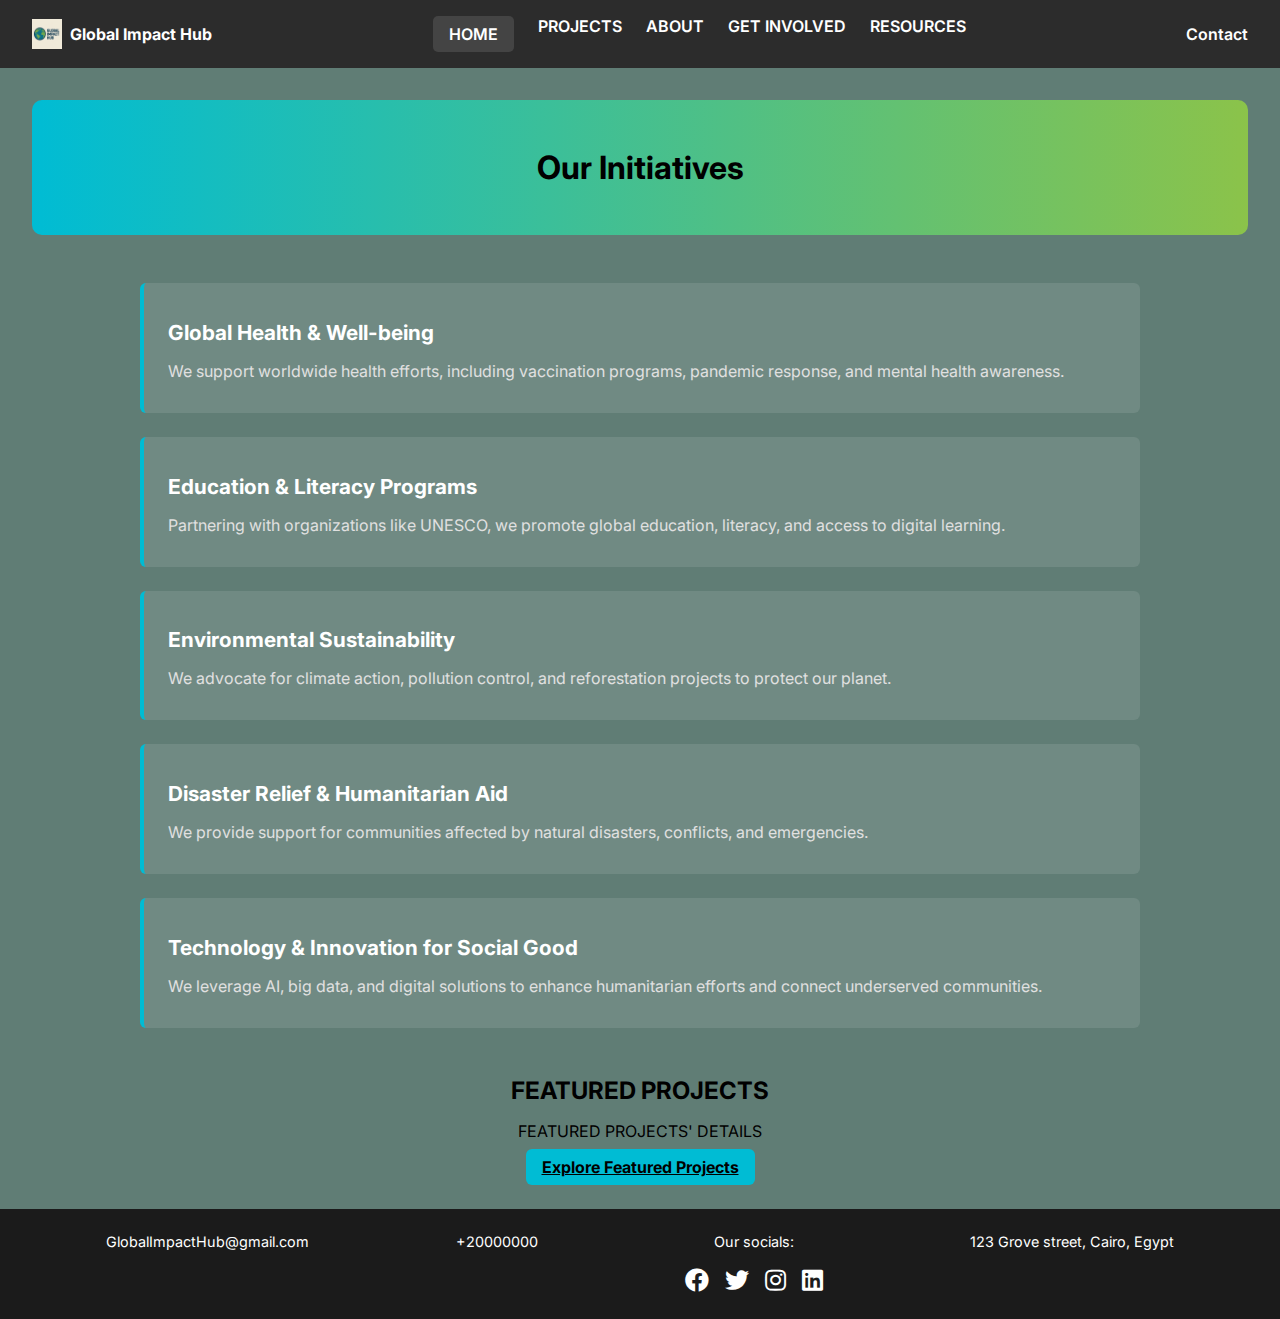
<file: index.html>
<!DOCTYPE html>
<html lang="en">
<head>
  <meta charset="UTF-8">
  <link rel="stylesheet" href="https://cdnjs.cloudflare.com/ajax/libs/font-awesome/5.15.4/css/all.min.css">
  <title>Global Impact Hub</title>
  <link href="https://fonts.googleapis.com/css2?family=Inter:wght@400;600;700&ampdisplay=swap" rel="stylesheet">
  <link rel="stylesheet" href="styling.css">
</head>
<body>
  <header>
    <div class="logo">
      <img src="images/logo.png" alt="Logo">
      <span><strong>Global Impact Hub</strong></span>
    </div>
    <nav>
      <a class="home-btn" href="#">HOME</a>
      <a href="projects.html">PROJECTS</a>
      <a href="about.html">ABOUT</a>
      <a href="dono.html">GET INVOLVED</a>
      <a href="resources.html">RESOURCES</a>
    </nav>
    <a href="contact.html" class="contact-btn">Contact</a>
    
  </header>

  <div class="main-content">
    <div class="banner">
        Our Initiatives
    </div>

    <div class="initiatives">
     <!--  <h2>Our Initiatives</h2>
    -->
      <div class="initiative">
        <h3>Global Health &amp; Well-being</h3>
        <p>We support worldwide health efforts, including vaccination programs, pandemic response, and mental health awareness.</p>
      </div>

      <div class="initiative">
        <h3>Education &amp; Literacy Programs</h3>
        <p>Partnering with organizations like UNESCO, we promote global education, literacy, and access to digital learning.</p>
      </div>

      <div class="initiative">
        <h3>Environmental Sustainability</h3>
        <p>We advocate for climate action, pollution control, and reforestation projects to protect our planet.</p>
      </div>

      <div class="initiative">
        <h3>Disaster Relief &amp; Humanitarian Aid</h3>
        <p>We provide support for communities affected by natural disasters, conflicts, and emergencies.</p>
      </div>

      <div class="initiative">
        <h3>Technology &amp; Innovation for Social Good</h3>
        <p>We leverage AI, big data, and digital solutions to enhance humanitarian efforts and connect underserved communities.</p>
      </div>
    </div>

    <div class="projects-section">
      <h2>FEATURED PROJECTS</h2>
      <p>FEATURED PROJECTS' DETAILS</p>
      <a class="view-btn" href="featured-projects.html">Explore Featured Projects</a>
    </div>
  </div>

  <footer>
    <div><a href="mailto:GlobalImpactHub@gmail.com">GlobalImpactHub@gmail.com</a></div>
    <div>+20000000</div>
    <div>Our socials: <div class="social-links">
      <a href="https://www.facebook.com" target="_blank" class="social-icon facebook">
        <i class="fab fa-facebook"></i>
      </a>
      <a href="https://www.twitter.com" target="_blank" class="social-icon twitter">
        <i class="fab fa-twitter"></i>
      </a>
      <a href="https://www.instagram.com" target="_blank" class="social-icon instagram">
        <i class="fab fa-instagram"></i>
      </a>
      <a href="https://www.linkedin.com" target="_blank" class="social-icon linkedin">
        <i class="fab fa-linkedin"></i>
      </a>
    </div></div>
    <div>123 Grove street, Cairo, Egypt</div>
   
  </footer>
</body>
</html>
</file>
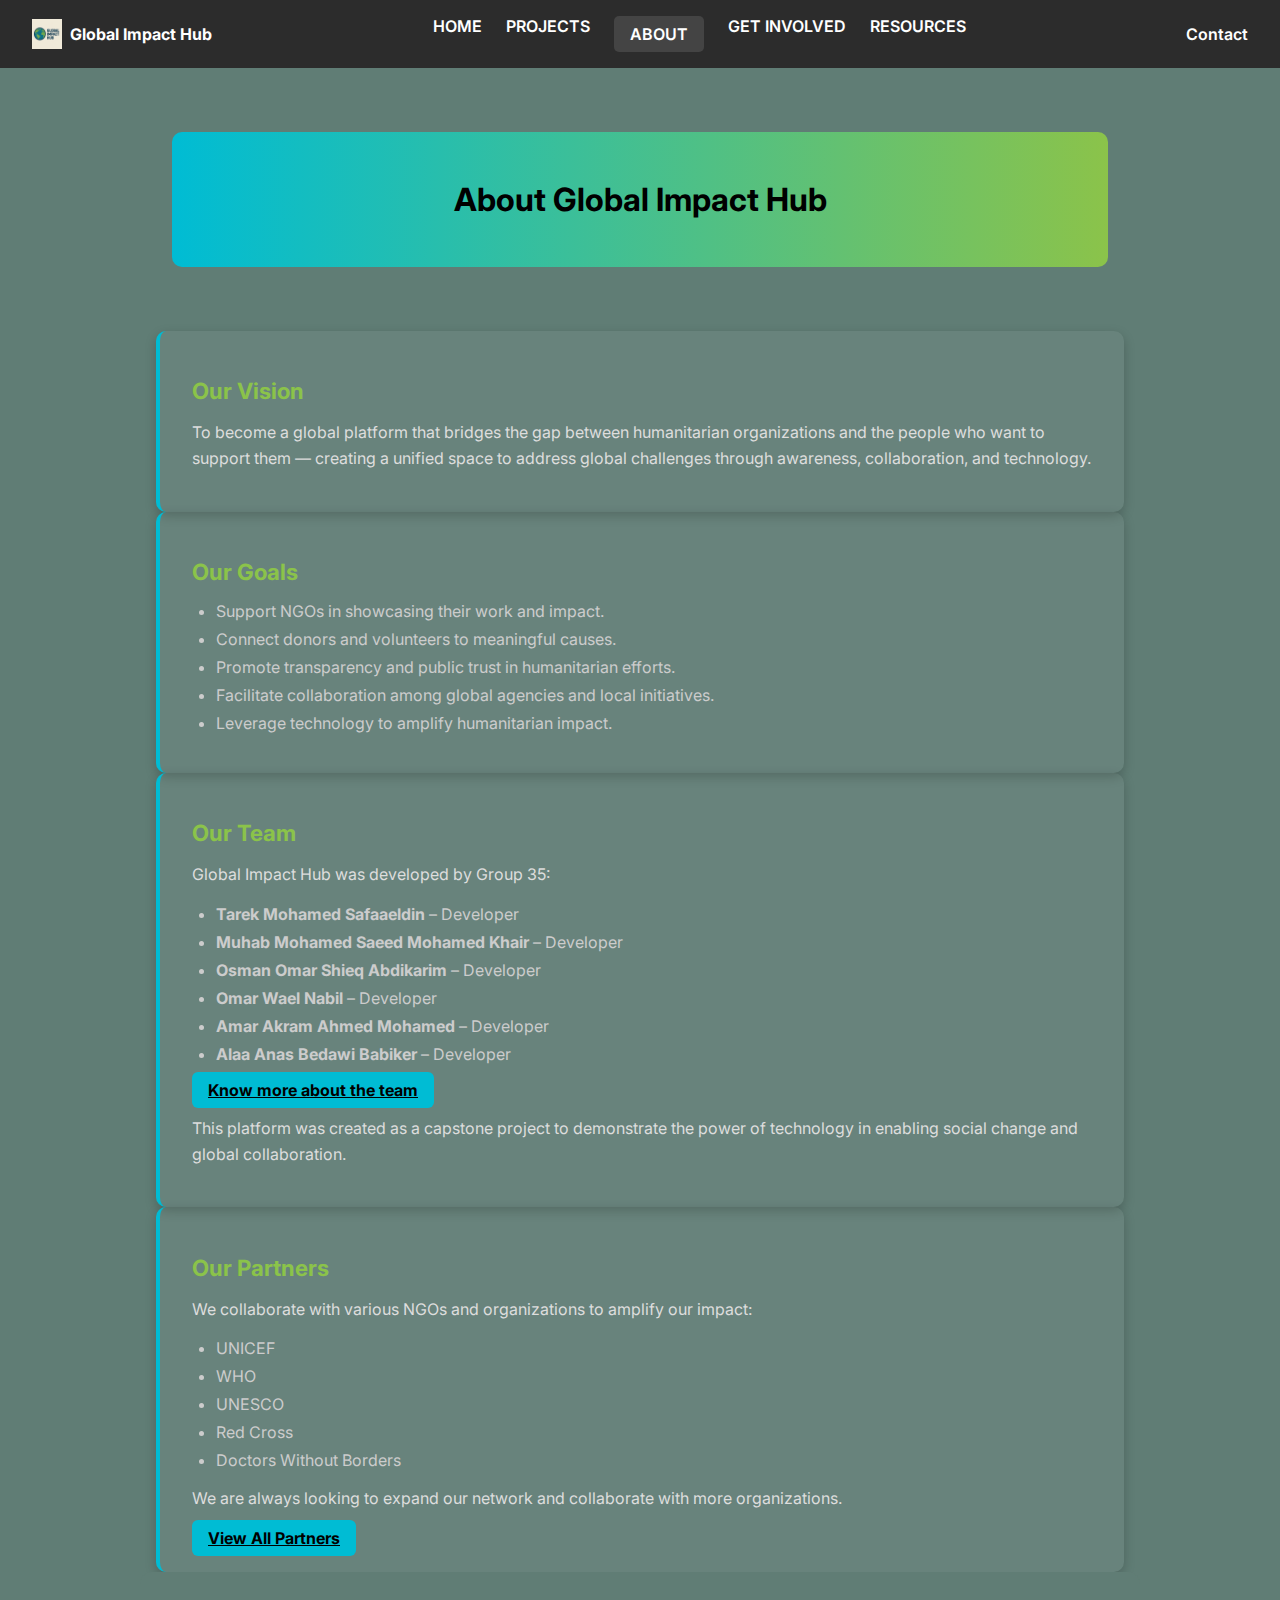
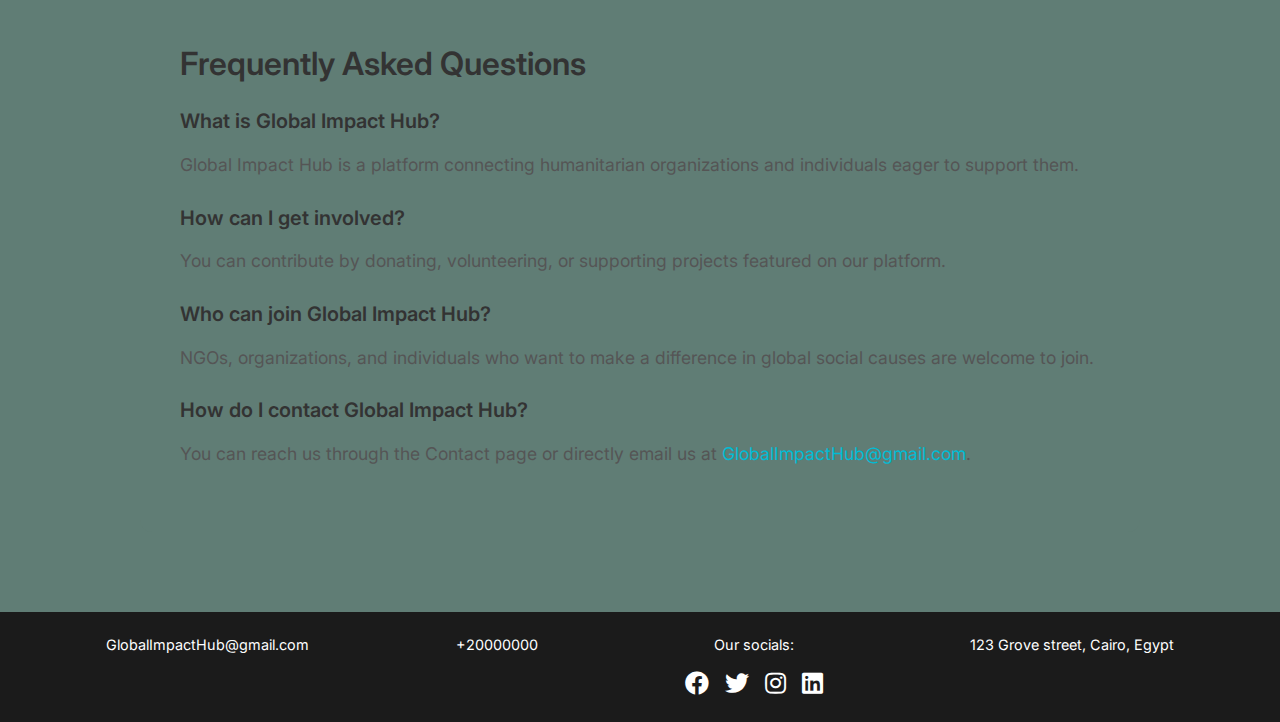
<file: about.html>
<!DOCTYPE html>
<html lang="en">
<head>
  <link rel="stylesheet" href="https://cdnjs.cloudflare.com/ajax/libs/font-awesome/5.15.4/css/all.min.css">
  <meta charset="UTF-8">
  <title>About Us - Global Impact Hub</title>
  <link href="https://fonts.googleapis.com/css2?family=Inter:wght@400;600;700&display=swap" rel="stylesheet">
  <link rel="stylesheet" href="styling.css">
</head>
<body>
  <header>
    <div class="logo">
      <img src="images/logo.png" alt="Logo">
      <span><strong>Global Impact Hub</strong></span>
    </div>
    <nav>
      <a href="index.html">HOME</a>
      <a href="projects.html">PROJECTS</a>
      <a class="home-btn" href="#">ABOUT</a>
      <a href="dono.html">GET INVOLVED</a>
      <a href="resources.html">RESOURCES</a>
    </nav>
    <a href="contact.html" class="contact-btn">Contact</a>
    
  </header>

 
  <div class="main-content about-page">
    <div class="main-content">
        <div class="banner">
            About Global Impact Hub
        </div>
    </div>
    <section class="about-section">
      <h3>Our Vision</h3>
      <p>
        To become a global platform that bridges the gap between humanitarian organizations
        and the people who want to support them — creating a unified space to address global
        challenges through awareness, collaboration, and technology.
      </p>
    </section>

    <section class="about-section">
      <h3>Our Goals</h3>
      <ul class="about-list">
        <li>Support NGOs in showcasing their work and impact.</li>
        <li>Connect donors and volunteers to meaningful causes.</li>
        <li>Promote transparency and public trust in humanitarian efforts.</li>
        <li>Facilitate collaboration among global agencies and local initiatives.</li>
        <li>Leverage technology to amplify humanitarian impact.</li>
      </ul>
    </section>

    <section class="about-section">
      <h3>Our Team</h3>
      <p>
        Global Impact Hub was developed by Group 35:
      </p>
      <ul class="about-list">
        <li><strong>Tarek Mohamed Safaaeldin</strong> – Developer</li>
        <li><strong>Muhab Mohamed Saeed Mohamed Khair</strong> – Developer</li>
        <li><strong>Osman Omar Shieq Abdikarim</strong> – Developer</li>
        <li><strong>Omar Wael Nabil</strong> – Developer</li>
        <li><strong>Amar Akram Ahmed Mohamed</strong> – Developer</li>
        <li><strong>Alaa Anas Bedawi Babiker</strong> – Developer</li>
      </ul>
      <a class="view-btn" href="Team.html">Know more about the team</a>      
      <div class="more-info">
        <p>We are a group of passionate developers and humanitarian advocates dedicated to making a difference in the world.</p>
        <p>Our diverse backgrounds and skills allow us to create innovative solutions for global challenges.</p>
      </div>
        <p>
        This platform was created as a capstone project to demonstrate the power of technology
        in enabling social change and global collaboration.
      </p>
    </section>
    <section class="partners-section">
      <h3>Our Partners</h3>
      <p>We collaborate with various NGOs and organizations to amplify our impact:</p>
      <ul class="partners-list">
        <li>UNICEF</li>
        <li>WHO</li>
        <li>UNESCO</li>
        <li>Red Cross</li>
        <li>Doctors Without Borders</li>
      </ul>
      <p>We are always looking to expand our network and collaborate with more organizations.</p>
      <a class="view-btn" href="partners.html">View All Partners</a>
    </section>

    <!-- FAQ Section -->
    <section class="faq-section">
      <h3>Frequently Asked Questions</h3>
      <div class="faq-item">
        <h4>What is Global Impact Hub?</h4>
        <p>Global Impact Hub is a platform connecting humanitarian organizations and individuals eager to support them.</p>
      </div>

      <div class="faq-item">
        <h4>How can I get involved?</h4>
        <p>You can contribute by donating, volunteering, or supporting projects featured on our platform.</p>
      </div>

      <div class="faq-item">
        <h4>Who can join Global Impact Hub?</h4>
        <p>NGOs, organizations, and individuals who want to make a difference in global social causes are welcome to join.</p>
      </div>

      <div class="faq-item">
        <h4>How do I contact Global Impact Hub?</h4>
        <p>You can reach us through the Contact page or directly email us at <a href="mailto:GlobalImpactHub@gmail.com">GlobalImpactHub@gmail.com</a>.</p>
      </div>
    </section>
  </div>

  <footer>
    <div><a href="mailto:GlobalImpactHub@gmail.com">GlobalImpactHub@gmail.com</a></div>
    <div>+20000000</div>
    <div>Our socials: <div class="social-links">
      <a href="https://www.facebook.com" target="_blank" class="social-icon facebook">
        <i class="fab fa-facebook"></i>
      </a>
      <a href="https://www.twitter.com" target="_blank" class="social-icon twitter">
        <i class="fab fa-twitter"></i>
      </a>
      <a href="https://www.instagram.com" target="_blank" class="social-icon instagram">
        <i class="fab fa-instagram"></i>
      </a>
      <a href="https://www.linkedin.com" target="_blank" class="social-icon linkedin">
        <i class="fab fa-linkedin"></i>
      </a>
    </div></div>
    <div>123 Grove street, Cairo, Egypt</div>
  </footer>
</body>
</html>
</file>
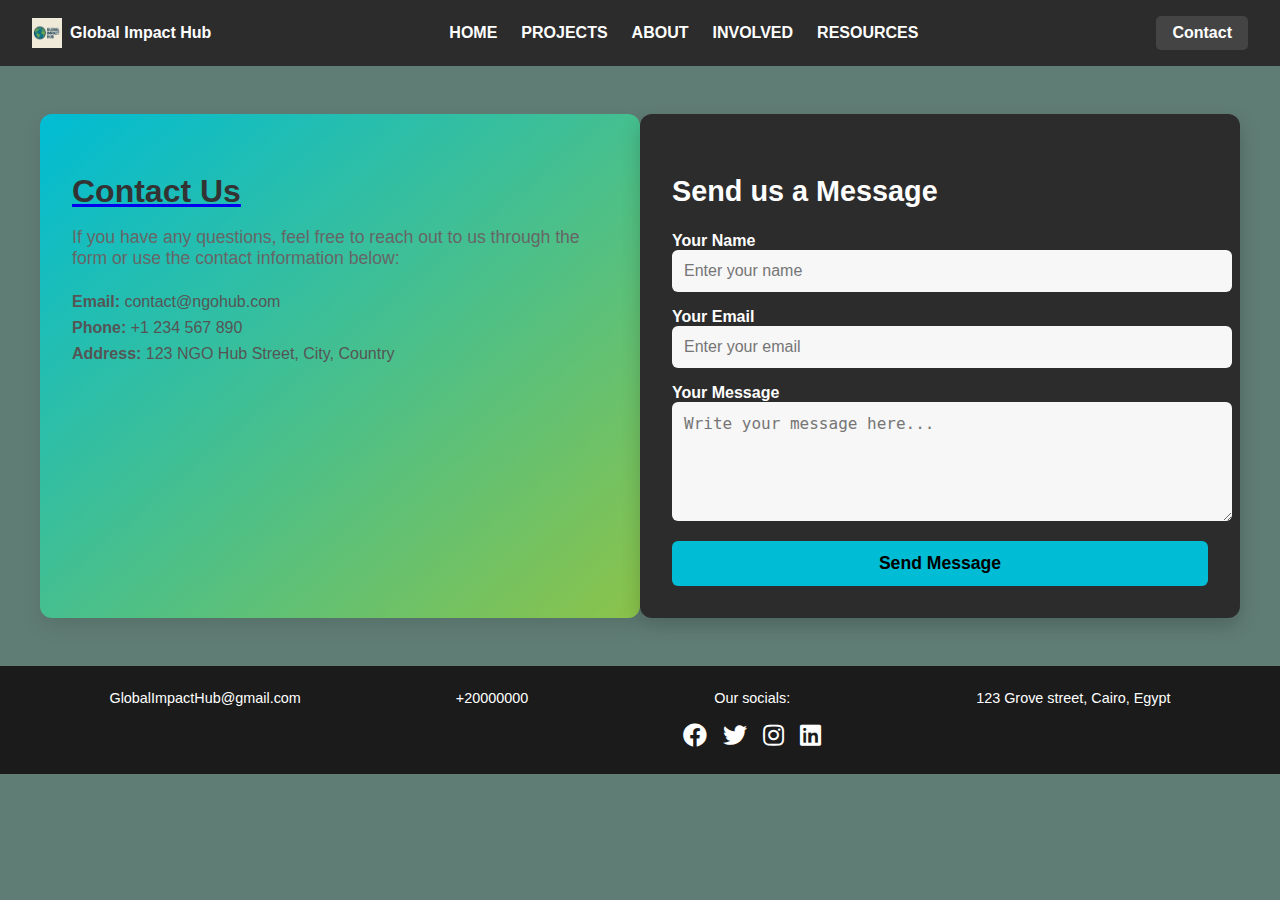
<file: contact.html>
<!DOCTYPE html>
<html lang="en">
<head>
    <link rel="stylesheet" href="https://cdnjs.cloudflare.com/ajax/libs/font-awesome/5.15.4/css/all.min.css">

  <meta charset="UTF-8">
  <meta name="viewport" content="width=device-width, initial-scale=1.0">
  <title>Contact Us</title>
  <link rel="stylesheet" href="styling.css">
</head>
<body>
  <header>
    <div class="logo">
      <img src="images/logo.png" alt="Logo">
      <span><strong>Global Impact Hub</strong></span>
    </div>
    <nav>
      <a href="index.html">HOME</a>
      <a href="projects.html">PROJECTS</a>
      <a href="about.html">ABOUT</a>
      <a href="dono.html"> INVOLVED</a>
      <a href="resources.html">RESOURCES</a>
    </nav>
    
    <a class="home-btn" href="contact.html">Contact</a>
  
  </header>

  <div class="contact-page-container">
   
    <div class="contact-info">
      <a href="contact-page-html.html" class="contact-btn"><h2>Contact Us</h2></a>

      <p>If you have any questions, feel free to reach out to us through the form or use the contact information below:</p>
      <ul>
        <li><strong>Email:</strong> contact@ngohub.com</li>
        <li><strong>Phone:</strong> +1 234 567 890</li>
        <li><strong>Address:</strong> 123 NGO Hub Street, City, Country</li>
      </ul>
    </div>


    <div class="contact-form">
      <h3>Send us a Message</h3>
      <form action="#" method="POST">
        <label for="name">Your Name</label>
        <input type="text" id="name" name="name" placeholder="Enter your name" required>
        
        <label for="email">Your Email</label>
        <input type="email" id="email" name="email" placeholder="Enter your email" required>
        
        <label for="message">Your Message</label>
        <textarea id="message" name="message" placeholder="Write your message here..." rows="5" required></textarea>

        <button type="submit" class="submit-btn">Send Message</button>
      </form>
    </div>
  </div>

  <footer>
    <div><a href="mailto:GlobalImpactHub@gmail.com">GlobalImpactHub@gmail.com</a></div>
    <div>+20000000</div>
    <div>Our socials: <div class="social-links">
      <a href="https://www.facebook.com" target="_blank" class="social-icon facebook">
        <i class="fab fa-facebook"></i>
      </a>
      <a href="https://www.twitter.com" target="_blank" class="social-icon twitter">
        <i class="fab fa-twitter"></i>
      </a>
      <a href="https://www.instagram.com" target="_blank" class="social-icon instagram">
        <i class="fab fa-instagram"></i>
      </a>
      <a href="https://www.linkedin.com" target="_blank" class="social-icon linkedin">
        <i class="fab fa-linkedin"></i>
      </a>
    </div></div>
    <div>123 Grove street, Cairo, Egypt</div>
   
  </footer>
  
</body>
</html>
</file>
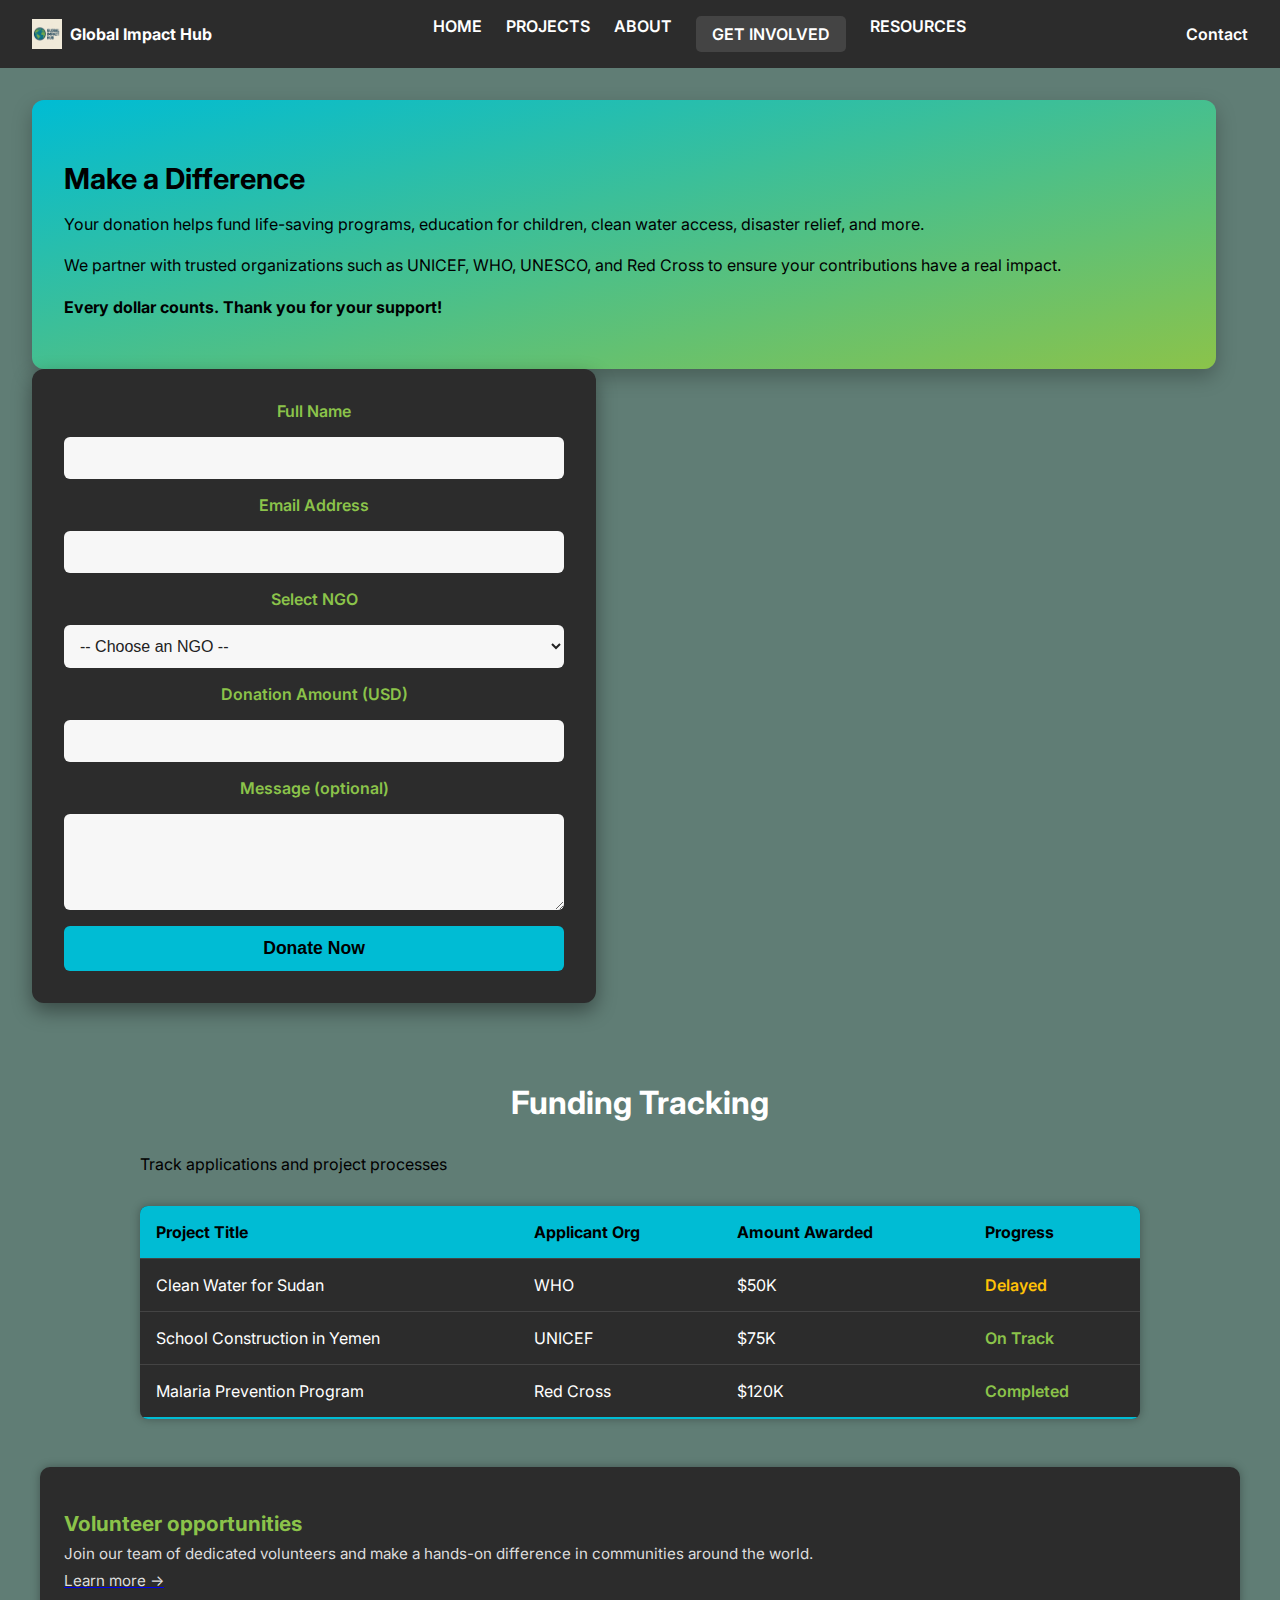
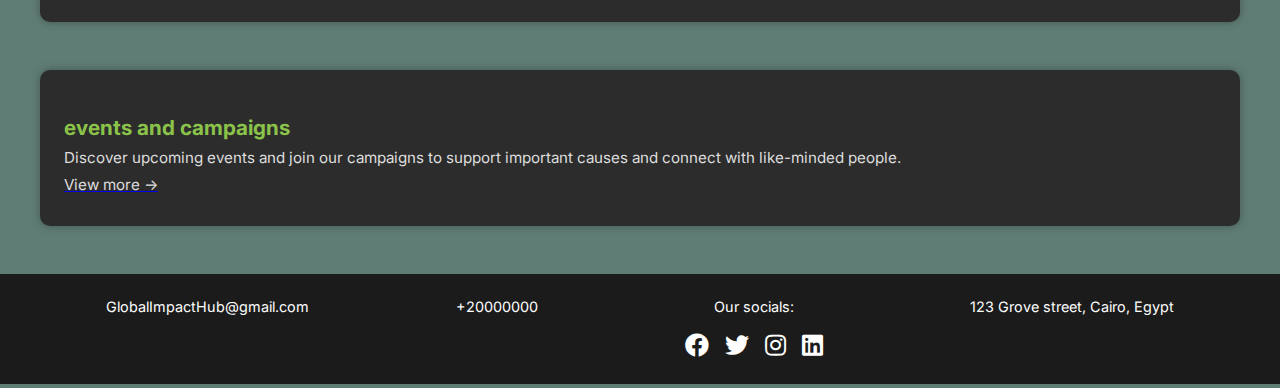
<file: dono.html>
<!DOCTYPE html>
<html lang="en">
<head>
  <meta charset="UTF-8">
  <link rel="stylesheet" href="https://cdnjs.cloudflare.com/ajax/libs/font-awesome/5.15.4/css/all.min.css">
  <title>Donate - Global Impact Hub</title>
  <link href="https://fonts.googleapis.com/css2?family=Inter:wght@400;600;700&display=swap" rel="stylesheet">
  <link rel="stylesheet" href="styling.css">
</head>
<body>
  <header>
    <div class="logo">
      <img src="images/logo.png" alt="Logo">
      <span><strong>Global Impact Hub</strong></span>
    </div>
    <nav>
      <a href="index.html">HOME</a>
      <a href="projects.html">PROJECTS</a>
      <a href="about.html">ABOUT</a>
      <a class="home-btn" href="#">GET INVOLVED</a>
      <a href="resources.html">RESOURCES</a>
    </nav>
    <a href="contact.html" class="contact-btn">Contact</a>
    
  </header>

  <div class="main-content">
    <div class="donation-info">
      <h3>Make a Difference</h3>
      <p>Your donation helps fund life-saving programs, education for children, clean water access, disaster relief, and more.</p>
      <p>We partner with trusted organizations such as UNICEF, WHO, UNESCO, and Red Cross to ensure your contributions have a real impact.</p>
      <p><strong>Every dollar counts. Thank you for your support!</strong></p>
    </div>

    <form class="donation-form">
      <label for="name">Full Name</label>
      <input type="text" id="name" name="name" required >

      <label for="email">Email Address</label>
      <input type="email" id="email" name="email" required >

      <label for="ngo">Select NGO</label>
      <select id="ngo" name="ngo" required>
        <option value="">-- Choose an NGO --</option>
        <option value="unicef">UNICEF</option>
        <option value="who">WHO</option>
        <option value="unesco">UNESCO</option>
        <option value="redcross">Red Cross</option>
      </select>

      <label for="amount">Donation Amount (USD)</label>
      <input type="number" id="amount" name="amount" >

      <label for="message">Message (optional)</label>
      <textarea id="message" name="message" rows="4"></textarea>

      <button type="submit" class="submit-btn">Donate Now</button>
    </form>
  </div>
  <section class="initiatives">
    <h2>Funding Tracking</h2>
    <p>Track applications and project processes</p>
    
    <table class="styled-table">
      <thead>
        <tr>
          <th>Project Title</th>
          <th>Applicant Org</th>
          <th>Amount Awarded</th>
          <th>Progress</th>
        </tr>
      </thead>
      <tbody>
        <tr>
          <td>Clean Water for Sudan</td>
          <td>WHO</td>
          <td>$50K</td>
          <td><span class="status-ongoing">Delayed</span></td>
        </tr>
        <tr>
          <td>School Construction in Yemen</td>
          <td>UNICEF</td>
          <td>$75K</td>
          <td><span class="status-open">On Track</span></td>
        </tr>
        <tr>
          <td>Malaria Prevention Program</td>
          <td>Red Cross</td>
          <td>$120K</td>
          <td><span class="status-open">Completed</span></td>
        </tr>
      </tbody>
    </table>
  </section>

  
  <div class="project-grid">
    <div class="project-card">
   
      <h3>Volunteer opportunities</h3>
      <p>Join our team of dedicated volunteers and make a hands-on difference in communities around the world.</p>
     <a href="volunteer.html">
      <p>Learn more →</p>
    </a>
  </div>
</div>
<div class="project-grid">
  <div class="project-card">
    <h3>events and campaigns</h3>
    <p>Discover upcoming events and join our campaigns to support important causes and connect with like-minded people.</p>
  <a href="events.html">
    <p>View more →</p>
  </a>
</div>
</div>

    <footer>
    <div><a href="mailto:GlobalImpactHub@gmail.com">GlobalImpactHub@gmail.com</a></div>
    <div>+20000000</div>
    <div>Our socials: <div class="social-links">
      <a href="https://www.facebook.com" target="_blank" class="social-icon facebook">
        <i class="fab fa-facebook"></i>
      </a>
      <a href="https://www.twitter.com" target="_blank" class="social-icon twitter">
        <i class="fab fa-twitter"></i>
      </a>
      <a href="https://www.instagram.com" target="_blank" class="social-icon instagram">
        <i class="fab fa-instagram"></i>
      </a>
      <a href="https://www.linkedin.com" target="_blank" class="social-icon linkedin">
        <i class="fab fa-linkedin"></i>
      </a>
    </div></div>
    <div>123 Grove street, Cairo, Egypt</div>
   
  </footer>
  <script src="script.js"></script>
</body>
</html>
</file>
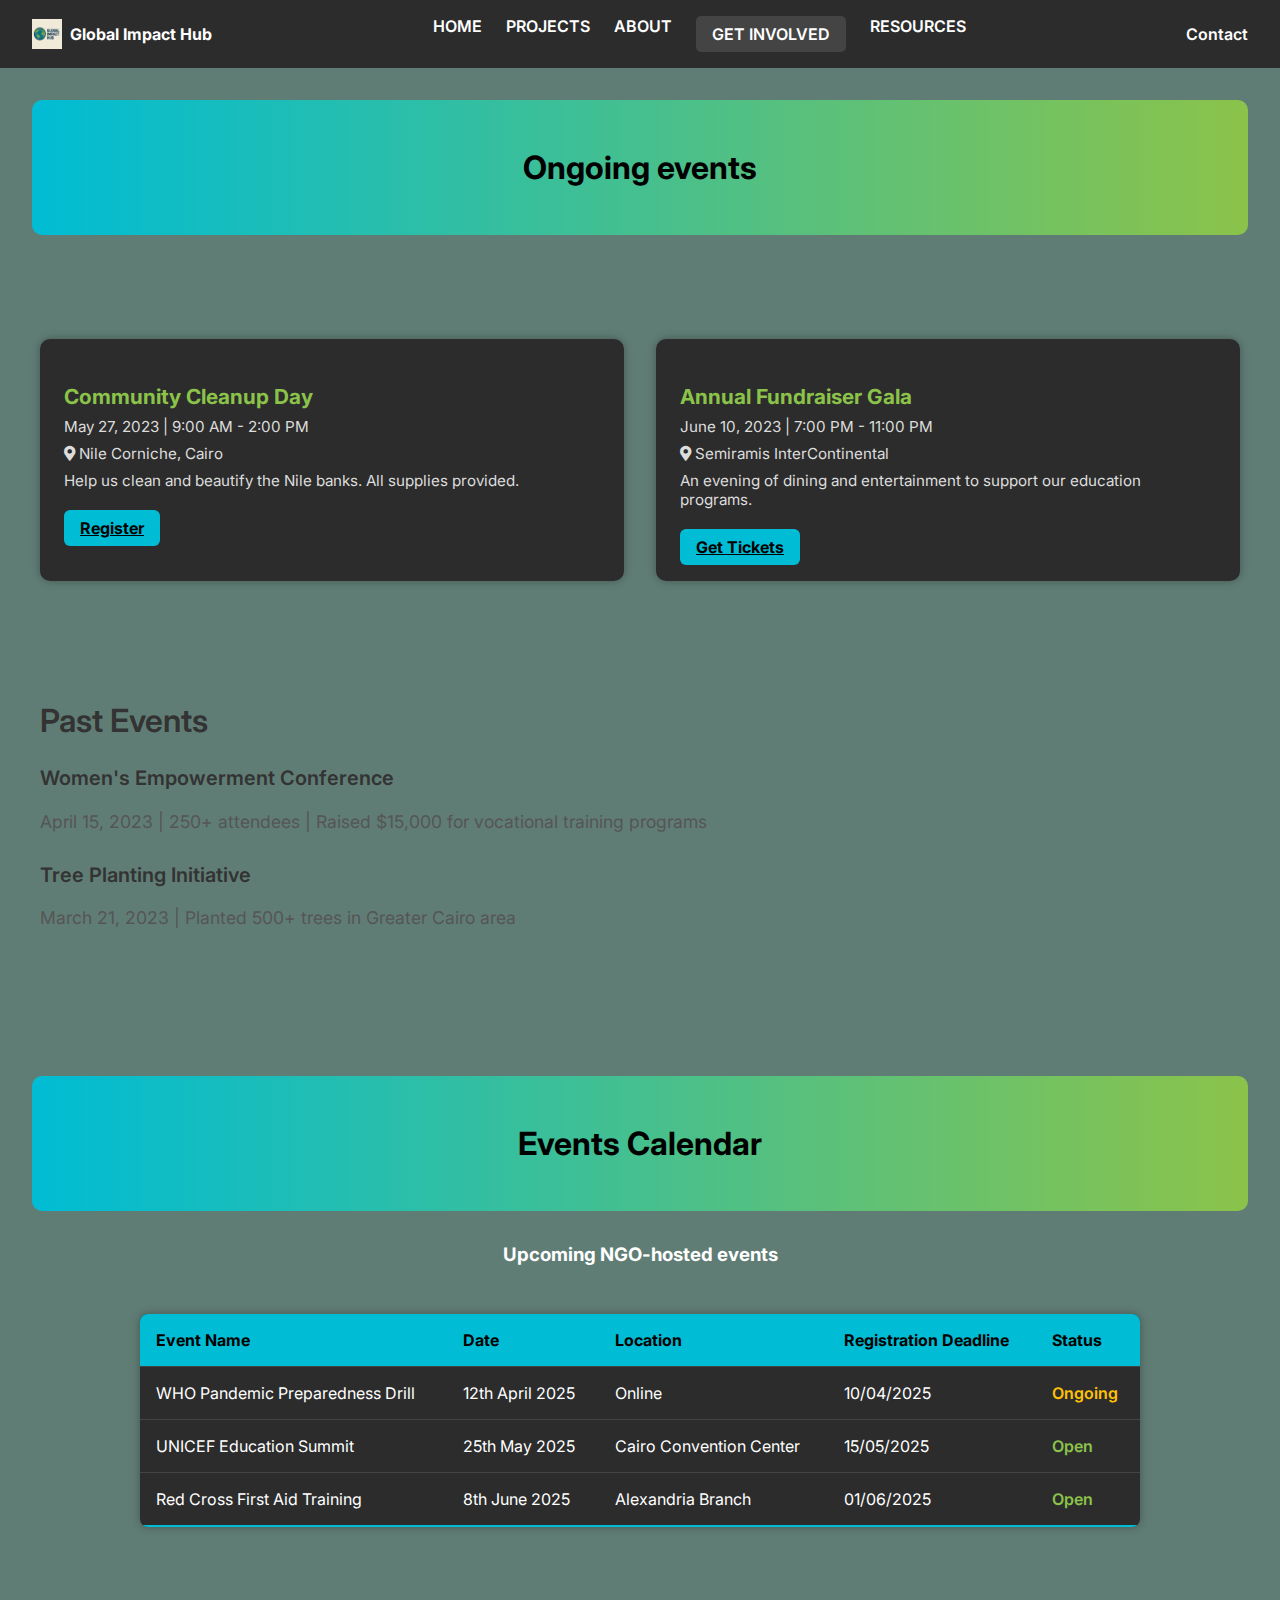
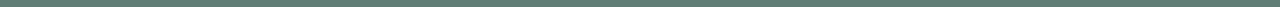
<file: events.html>
<!DOCTYPE html>
<html lang="en">
<head>
  <link rel="stylesheet" href="https://cdnjs.cloudflare.com/ajax/libs/font-awesome/5.15.4/css/all.min.css">
  <meta charset="UTF-8">
  <title>About Us - Global Impact Hub</title>
  <link href="https://fonts.googleapis.com/css2?family=Inter:wght@400;600;700&display=swap" rel="stylesheet">
  <link rel="stylesheet" href="styling.css">
</head>
<body>
  <header>
    <div class="logo">
      <img src="images/logo.png" alt="Logo">
      <span><strong>Global Impact Hub</strong></span>
    </div>
    <nav>
      <a href="index.html">HOME</a>
      <a href="projects.html">PROJECTS</a>
      <a href="about.html">ABOUT</a>
      <a class="home-btn" href="donation.html">GET INVOLVED</a>
      <a href="resources.html">RESOURCES</a>
    </nav>
    <a href="contact.html" class="contact-btn">Contact</a>
    
  </header>
  <div class="main-content">
    <div class="banner">
      Ongoing events
      </div>
    </div> 
      <br><br>
  <div class="project-grid">
    <div class="project-card">
      
      <h3>Community Cleanup Day</h3>
      <p>May 27, 2023 | 9:00 AM - 2:00 PM</p>
      <p><i class="fas fa-map-marker-alt"></i> Nile Corniche, Cairo</p>
      <p>Help us clean and beautify the Nile banks. All supplies provided.</p><br>
      <a href="#" class="view-btn">Register</a>
    </div>

   
    <div class="project-card">
      
      <h3>Annual Fundraiser Gala</h3>
      <p>June 10, 2023 | 7:00 PM - 11:00 PM</p>
      <p><i class="fas fa-map-marker-alt"></i> Semiramis InterContinental</p>
      <p>An evening of dining and entertainment to support our education programs.</p><br>
      <a href="#" class="view-btn">Get Tickets</a>
    </div>
  </div>
  <section class="faq-section">
    <h3>Past Events</h3>
    <div class="faq-item">
      <h4>Women's Empowerment Conference</h4>
      <p>April 15, 2023 | 250+ attendees | Raised $15,000 for vocational training programs</p>
     
    </div>
    <div class="faq-item">
      <h4>Tree Planting Initiative</h4>
      <p>March 21, 2023 | Planted 500+ trees in Greater Cairo area</p>
     
    </div>
  </section>

  <div class="main-content">
    <div class="banner">
      Events Calendar
  </div>
      <h3>Upcoming NGO-hosted events</h3>
     <div class="initiatives">
      <table class="styled-table">
        <thead>
          <tr>
            <th>Event Name</th>
            <th>Date</th>
            <th>Location</th>
            <th>Registration Deadline</th>
            <th>Status</th>
          </tr>
        </thead>
        <tbody>
          <tr>
            <td>WHO Pandemic Preparedness Drill</td>
            <td>12th April 2025</td>
            <td>Online</td>
            <td>10/04/2025</td>
            <td><span class="status-ongoing">Ongoing</span></td>
          </tr>
          <tr>
            <td>UNICEF Education Summit</td>
            <td>25th May 2025</td>
            <td>Cairo Convention Center</td>
            <td>15/05/2025</td>
            <td><span class="status-open">Open</span></td>
          </tr>
          <tr>
            <td>Red Cross First Aid Training</td>
            <td>8th June 2025</td>
            <td>Alexandria Branch</td>
            <td>01/06/2025</td>
            <td><span class="status-open">Open</span></td>
          </tr>
        </tbody>
      </table>
    </div>
  </div>
  </body>
  </html>
</file>
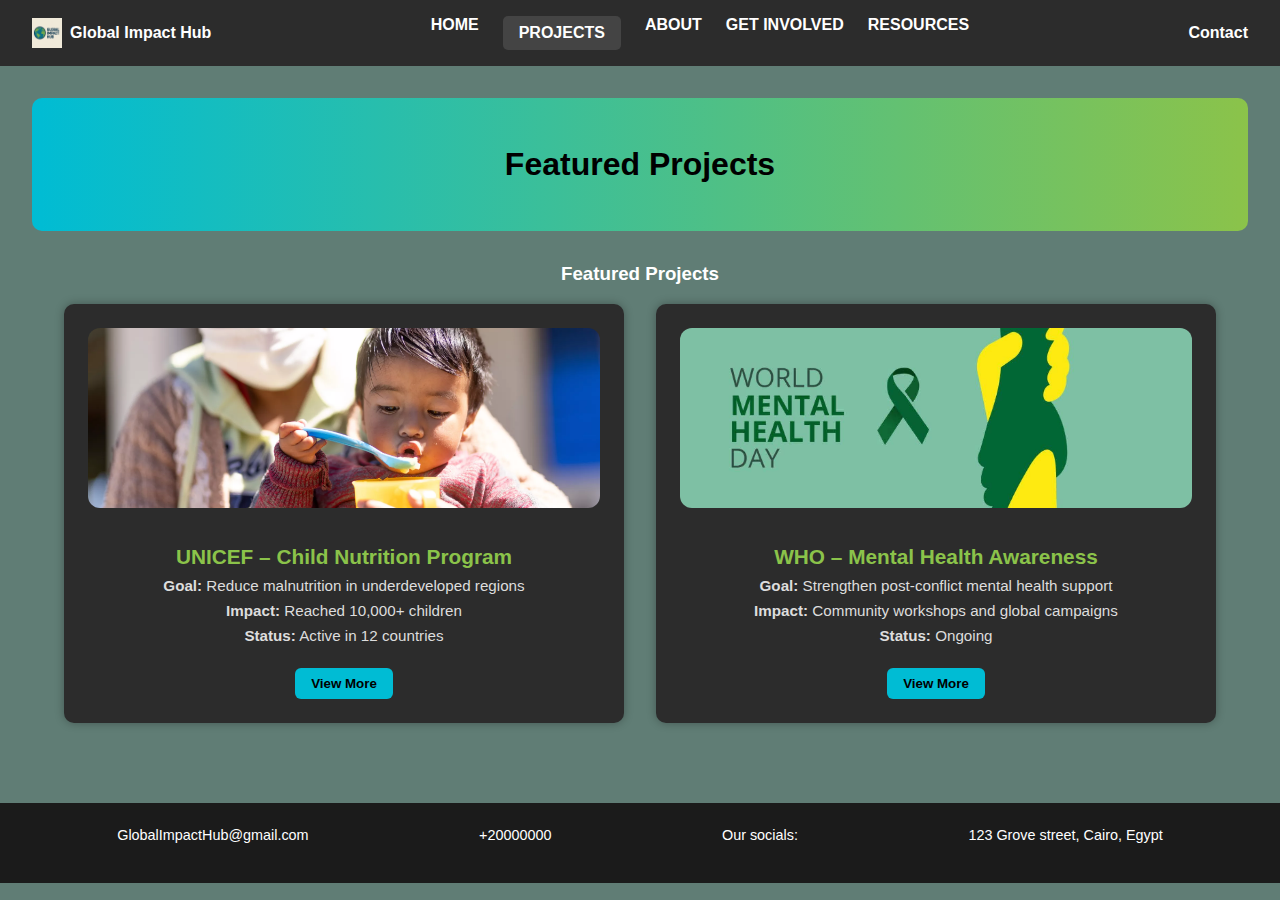
<file: featured-projects.html>
<!DOCTYPE html>
<html lang="en">
<head>
  <title>Featured Projects - Global Impact Hub</title>
  <meta charset="UTF-8">
  <link rel="stylesheet" href="styling.css">
</head>
<body>
    <header>
        <div class="logo">
          <img src="images/logo.png" alt="Logo">
          <span><strong>Global Impact Hub</strong></span>
        </div>
        <nav>
          <a href="index.html">HOME</a>
          <a class="home-btn" href="#">PROJECTS</a>
          <a href="about.html">ABOUT</a>
          <a href="dono.html">GET INVOLVED</a>
          <a href="resources.html">RESOURCES</a>
        </nav>
        <a href="contact.html">Contact</a>
     
      </header>

  <div class="main-content">
    <div class="banner">Featured Projects</div>

    <section>
      <h3 class="section-title">Featured Projects</h3>
      <div class="project-grid">
        <div class="project-card">
          <img src="images/malnutrtion.jpeg" alt="malnutrition">
          <h3>UNICEF – Child Nutrition Program</h3>
          <p><strong>Goal:</strong> Reduce malnutrition in underdeveloped regions</p>
          <p><strong>Impact:</strong> Reached 10,000+ children</p>
          <p><strong>Status:</strong> Active in 12 countries</p>
          <button class="view-btn" onclick="toggleDetails(this)">View More</button>
          <div class="more-info">
            <p>Partners with local health organizations to deliver nutrition packs and training sessions.</p>
            <a class="view-btn" href="https://www.unicef.org/nutrition" target="_blank">Learn More on UNICEF</a>
          </div>
        </div>

        <div class="project-card">
          <img src="images/mental-health-1.jpg" alt="WHO Mental Health Awareness">
          <h3>WHO – Mental Health Awareness</h3>
          <p><strong>Goal:</strong> Strengthen post-conflict mental health support</p>
          <p><strong>Impact:</strong> Community workshops and global campaigns</p>
          <p><strong>Status:</strong> Ongoing</p>
          <button class="view-btn" onclick="toggleDetails(this)">View More</button>
          <div class="more-info">
            <p>Organizes campaigns and community workshops to raise awareness and support mental health recovery.</p>
            <a class="view-btn" href="https://www.who.int/health-topics/mental-health" target="_blank">Learn More on WHO</a>
          </div>
        </div>
      </div>
    </section>
  </div>

  <footer>
    <div><a href="mailto:GlobalImpactHub@gmail.com">GlobalImpactHub@gmail.com</a></div>
    <div>+20000000</div>
    <div>Our socials: <div class="social-links">
      <a href="https://www.facebook.com" target="_blank" class="social-icon facebook">
        <i class="fab fa-facebook"></i>
      </a>
      <a href="https://www.twitter.com" target="_blank" class="social-icon twitter">
        <i class="fab fa-twitter"></i>
      </a>
      <a href="https://www.instagram.com" target="_blank" class="social-icon instagram">
        <i class="fab fa-instagram"></i>
      </a>
      <a href="https://www.linkedin.com" target="_blank" class="social-icon linkedin">
        <i class="fab fa-linkedin"></i>
      </a>
    </div></div>
    <div>123 Grove street, Cairo, Egypt</div>
   
  </footer>
</body>
</html>
</file>
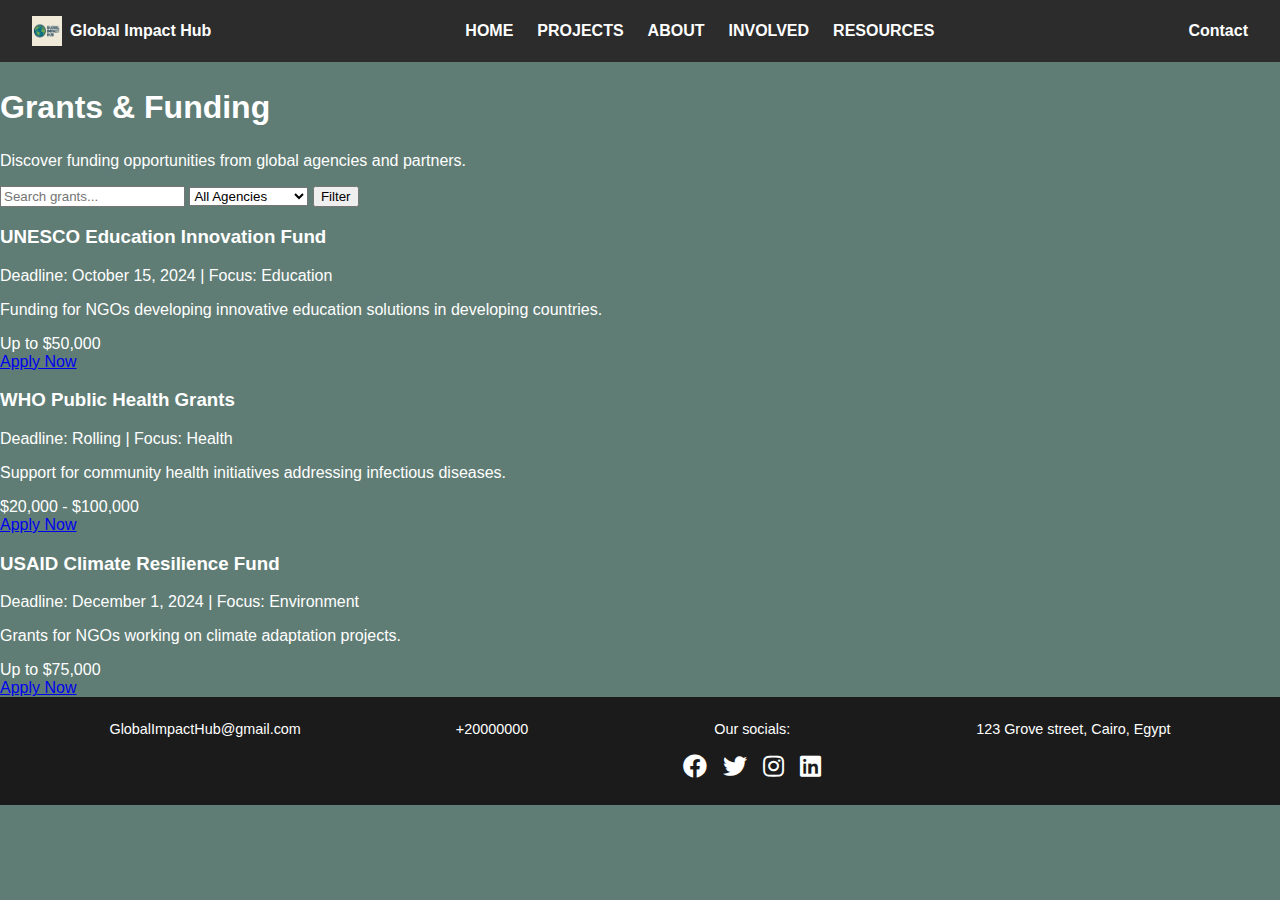
<file: GrantsAndFunding.html>
<!DOCTYPE html>
<html lang="en">
<head>
    <link rel="stylesheet" href="https://cdnjs.cloudflare.com/ajax/libs/font-awesome/5.15.4/css/all.min.css">
    <meta charset="UTF-8">
    <meta name="viewport" content="width=device-width, initial-scale=1.0">
    <title>Grants &amp; Funding - Global Impact Hub</title>
    <link rel="stylesheet" href="styling.css">
</head>
<body>
    <header>
        <div class="logo">
            <img src="images/logo.png" alt="Logo">
            <span><strong>Global Impact Hub</strong></span>
        </div>
        <nav>
            <a href="index.html">HOME</a>
            <a href="projects.html">PROJECTS</a>
            <a href="about.html">ABOUT</a>
            <a href="dono.html">INVOLVED</a>
            <a href="resources.html">RESOURCES</a>
        </nav>
        <a href="contact.html">Contact</a>
    </header>

    <div class="grants-container">
        <h2>Grants &amp; Funding</h2>
        <p>Discover funding opportunities from global agencies and partners.</p>
        
        <!-- Filter Form -->
        <form class="filter-form" action="#" method="GET">
            <input type="text" name="search" placeholder="Search grants...">
            <select name="agency">
                <option value="">All Agencies</option>
                <option value="unesco">UNESCO</option>
                <option value="who">WHO</option>
                <option value="usaid">USAID</option>
                <option value="eu">European Union</option>
            </select>
            <button type="submit">Filter</button>
        </form>
        
        <!-- Grant Opportunities -->
        <div class="grant-card">
            <h3>UNESCO Education Innovation Fund</h3>
            <div class="grant-meta">Deadline: October 15, 2024 | Focus: Education</div>
            <p>Funding for NGOs developing innovative education solutions in developing countries.</p>
            <div class="grant-amount">Up to $50,000</div>
            <a href="#" class="apply-btn">Apply Now</a>
        </div>
        
        <div class="grant-card">
            <h3>WHO Public Health Grants</h3>
            <div class="grant-meta">Deadline: Rolling | Focus: Health</div>
            <p>Support for community health initiatives addressing infectious diseases.</p>
            <div class="grant-amount">$20,000 - $100,000</div>
            <a href="#" class="apply-btn">Apply Now</a>
        </div>
        
        <div class="grant-card">
            <h3>USAID Climate Resilience Fund</h3>
            <div class="grant-meta">Deadline: December 1, 2024 | Focus: Environment</div>
            <p>Grants for NGOs working on climate adaptation projects.</p>
            <div class="grant-amount">Up to $75,000</div>
            <a href="#" class="apply-btn">Apply Now</a>
        </div>
    </div>

    <footer>
        <div><a href="mailto:GlobalImpactHub@gmail.com">GlobalImpactHub@gmail.com</a></div>
        <div>+20000000</div>
        <div>Our socials: 
            <div class="social-links">
                <a href="https://www.facebook.com" target="_blank" class="social-icon facebook">
                    <i class="fab fa-facebook"></i>
                </a>
                <a href="https://www.twitter.com" target="_blank" class="social-icon twitter">
                    <i class="fab fa-twitter"></i>
                </a>
                <a href="https://www.instagram.com" target="_blank" class="social-icon instagram">
                    <i class="fab fa-instagram"></i>
                </a>
                <a href="https://www.linkedin.com" target="_blank" class="social-icon linkedin">
                    <i class="fab fa-linkedin"></i>
                </a>
            </div>
        </div>
        <div>123 Grove street, Cairo, Egypt</div>
    </footer>
</body>
</html>
</file>
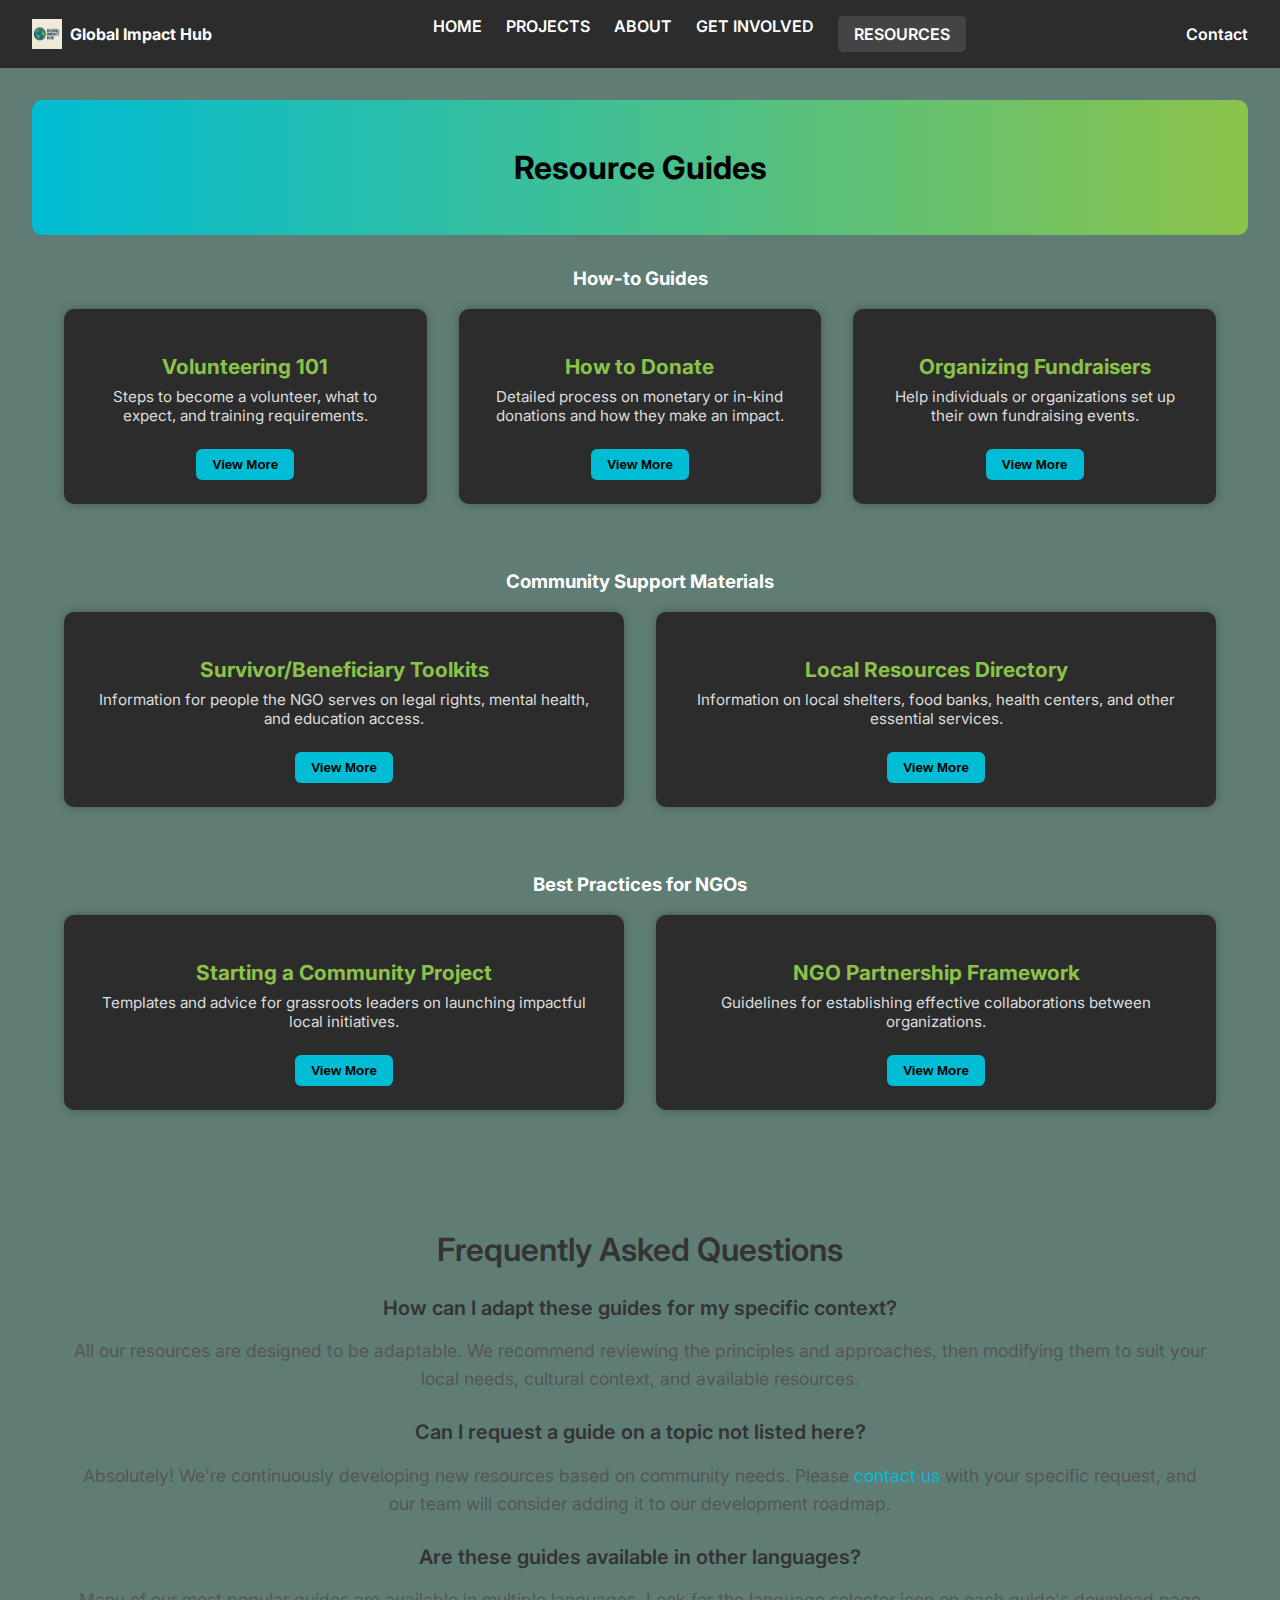
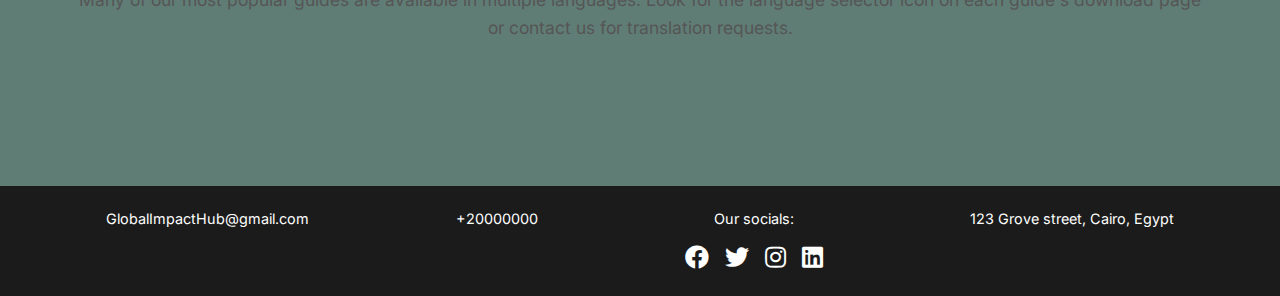
<file: guides-page-html.html>
<!DOCTYPE html>
<html lang="en">
<head>
  <title>Guides - Global Impact Hub</title>
  <link rel="stylesheet" href="https://cdnjs.cloudflare.com/ajax/libs/font-awesome/5.15.4/css/all.min.css">
  <meta charset="UTF-8">
  <link href="https://fonts.googleapis.com/css2?family=Inter:wght@400;600;700&display=swap" rel="stylesheet">
  <link rel="stylesheet" href="styling.css">
</head>
<body>
  <header>
    <div class="logo">
      <img src="images/logo.png" alt="Logo">
      <span><strong>Global Impact Hub</strong></span>
    </div>
    <nav>
      <a href="index.html">HOME</a>
      <a href="projects.html">PROJECTS</a>
      <a href="about.html">ABOUT</a>
      <a href="dono.html">GET INVOLVED</a>
      <a class="home-btn" href="resources.html">RESOURCES</a>
    </nav>
    <a href="contact.html">Contact</a>
  </header>

  <div class="main-content">
    <div class="banner">
      Resource Guides
    </div>

    <section>
      <h3 class="section-title">How-to Guides</h3>
      <div class="project-grid">
        <div class="project-card">
          <h3>Volunteering 101</h3>
          <p>Steps to become a volunteer, what to expect, and training requirements.</p>
          <button class="view-btn" onclick="toggleDetails(this)">View More</button>
          <div class="more-info">
            <p>Learn how to get started with volunteering, understand the commitment involved, and discover what training you'll need for different types of volunteer work with our partner organizations.</p>
            <br>
            <a class="view-btn" href="#" target="_blank">Download Guide</a>
          </div>
        </div>

        <div class="project-card">
          <h3>How to Donate</h3>
          <p>Detailed process on monetary or in-kind donations and how they make an impact.</p>
          <button class="view-btn" onclick="toggleDetails(this)">View More</button>
          <div class="more-info">
            <p>This guide explains different ways to contribute financially or through material donations, ensuring your generosity reaches those who need it most effectively.</p>
            <br>
            <a class="view-btn" href="#" target="_blank">Download Guide</a>
          </div>
        </div>
        
        <div class="project-card">
          <h3>Organizing Fundraisers</h3>
          <p>Help individuals or organizations set up their own fundraising events.</p>
          <button class="view-btn" onclick="toggleDetails(this)">View More</button>
          <div class="more-info">
            <p>Step-by-step instructions on planning and executing successful fundraising events, including templates, promotional strategies, and best practices for maximizing donations.</p>
            <br>
            <a class="view-btn" href="#" target="_blank">Download Guide</a>
          </div>
        </div>
      </div>
    </section>

    <section>
      <h3 class="section-title">Community Support Materials</h3>
      <div class="project-grid">
        <div class="project-card">
          <h3>Survivor/Beneficiary Toolkits</h3>
          <p>Information for people the NGO serves on legal rights, mental health, and education access.</p>
          <button class="view-btn" onclick="toggleDetails(this)">View More</button>
          <div class="more-info">
            <p>These comprehensive resources help beneficiaries understand their rights and access essential services including legal aid, mental health support, and educational opportunities.</p>
            <br>
            <a class="view-btn" href="#" target="_blank">Access Toolkits</a>
          </div>
        </div>

        <div class="project-card">
          <h3>Local Resources Directory</h3>
          <p>Information on local shelters, food banks, health centers, and other essential services.</p>
          <button class="view-btn" onclick="toggleDetails(this)">View More</button>
          <div class="more-info">
            <p>A searchable database of local support services organized by region, including contact information, hours of operation, and eligibility requirements for various assistance programs.</p>
            <br>
            <a class="view-btn" href="#" target="_blank">Explore Directory</a>
          </div>
        </div>
      </div>
    </section>

    <section>
      <h3 class="section-title">Best Practices for NGOs</h3>
      <div class="project-grid">
        <div class="project-card">
          <h3>Starting a Community Project</h3>
          <p>Templates and advice for grassroots leaders on launching impactful local initiatives.</p>
          <button class="view-btn" onclick="toggleDetails(this)">View More</button>
          <div class="more-info">
            <p>Practical guidance for community leaders on needs assessment, stakeholder engagement, project planning, and measuring impact for sustainable community development projects.</p>
            <br>
            <a class="view-btn" href="#" target="_blank">Download Templates</a>
          </div>
        </div>

        <div class="project-card">
          <h3>NGO Partnership Framework</h3>
          <p>Guidelines for establishing effective collaborations between organizations.</p>
          <button class="view-btn" onclick="toggleDetails(this)">View More</button>
          <div class="more-info">
            <p>Learn how to develop strategic partnerships, create memorandums of understanding, and implement collaborative projects that maximize impact through shared resources and expertise.</p>
            <br>
            <a class="view-btn" href="#" target="_blank">Download Framework</a>
          </div>
        </div>
      </div>
    </section>

    <section class="faq-section">
      <h3>Frequently Asked Questions</h3>
      <div class="faq-item">
        <h4>How can I adapt these guides for my specific context?</h4>
        <p>All our resources are designed to be adaptable. We recommend reviewing the principles and approaches, then modifying them to suit your local needs, cultural context, and available resources.</p>
      </div>
      <div class="faq-item">
        <h4>Can I request a guide on a topic not listed here?</h4>
        <p>Absolutely! We're continuously developing new resources based on community needs. Please <a href="contact.html">contact us</a> with your specific request, and our team will consider adding it to our development roadmap.</p>
      </div>
      <div class="faq-item">
        <h4>Are these guides available in other languages?</h4>
        <p>Many of our most popular guides are available in multiple languages. Look for the language selector icon on each guide's download page or contact us for translation requests.</p>
      </div>
    </section>
  </div>

  <footer>
    <div><a href="mailto:GlobalImpactHub@gmail.com">GlobalImpactHub@gmail.com</a></div>
    <div>+20000000</div>
    <div>Our socials: <div class="social-links">
      <a href="https://www.facebook.com" target="_blank" class="social-icon facebook">
        <i class="fab fa-facebook"></i>
      </a>
      <a href="https://www.twitter.com" target="_blank" class="social-icon twitter">
        <i class="fab fa-twitter"></i>
      </a>
      <a href="https://www.instagram.com" target="_blank" class="social-icon instagram">
        <i class="fab fa-instagram"></i>
      </a>
      <a href="https://www.linkedin.com" target="_blank" class="social-icon linkedin">
        <i class="fab fa-linkedin"></i>
      </a>
    </div></div>
    <div>123 Grove street, Cairo, Egypt</div>
  </footer>

  <script>
    function toggleDetails(button) {
      const card = button.parentElement;
      card.classList.toggle('expanded');
      
      if (card.classList.contains('expanded')) {
        button.textContent = 'View Less';
      } else {
        button.textContent = 'View More';
      }
    }
  </script>
</body>
</html>
</file>
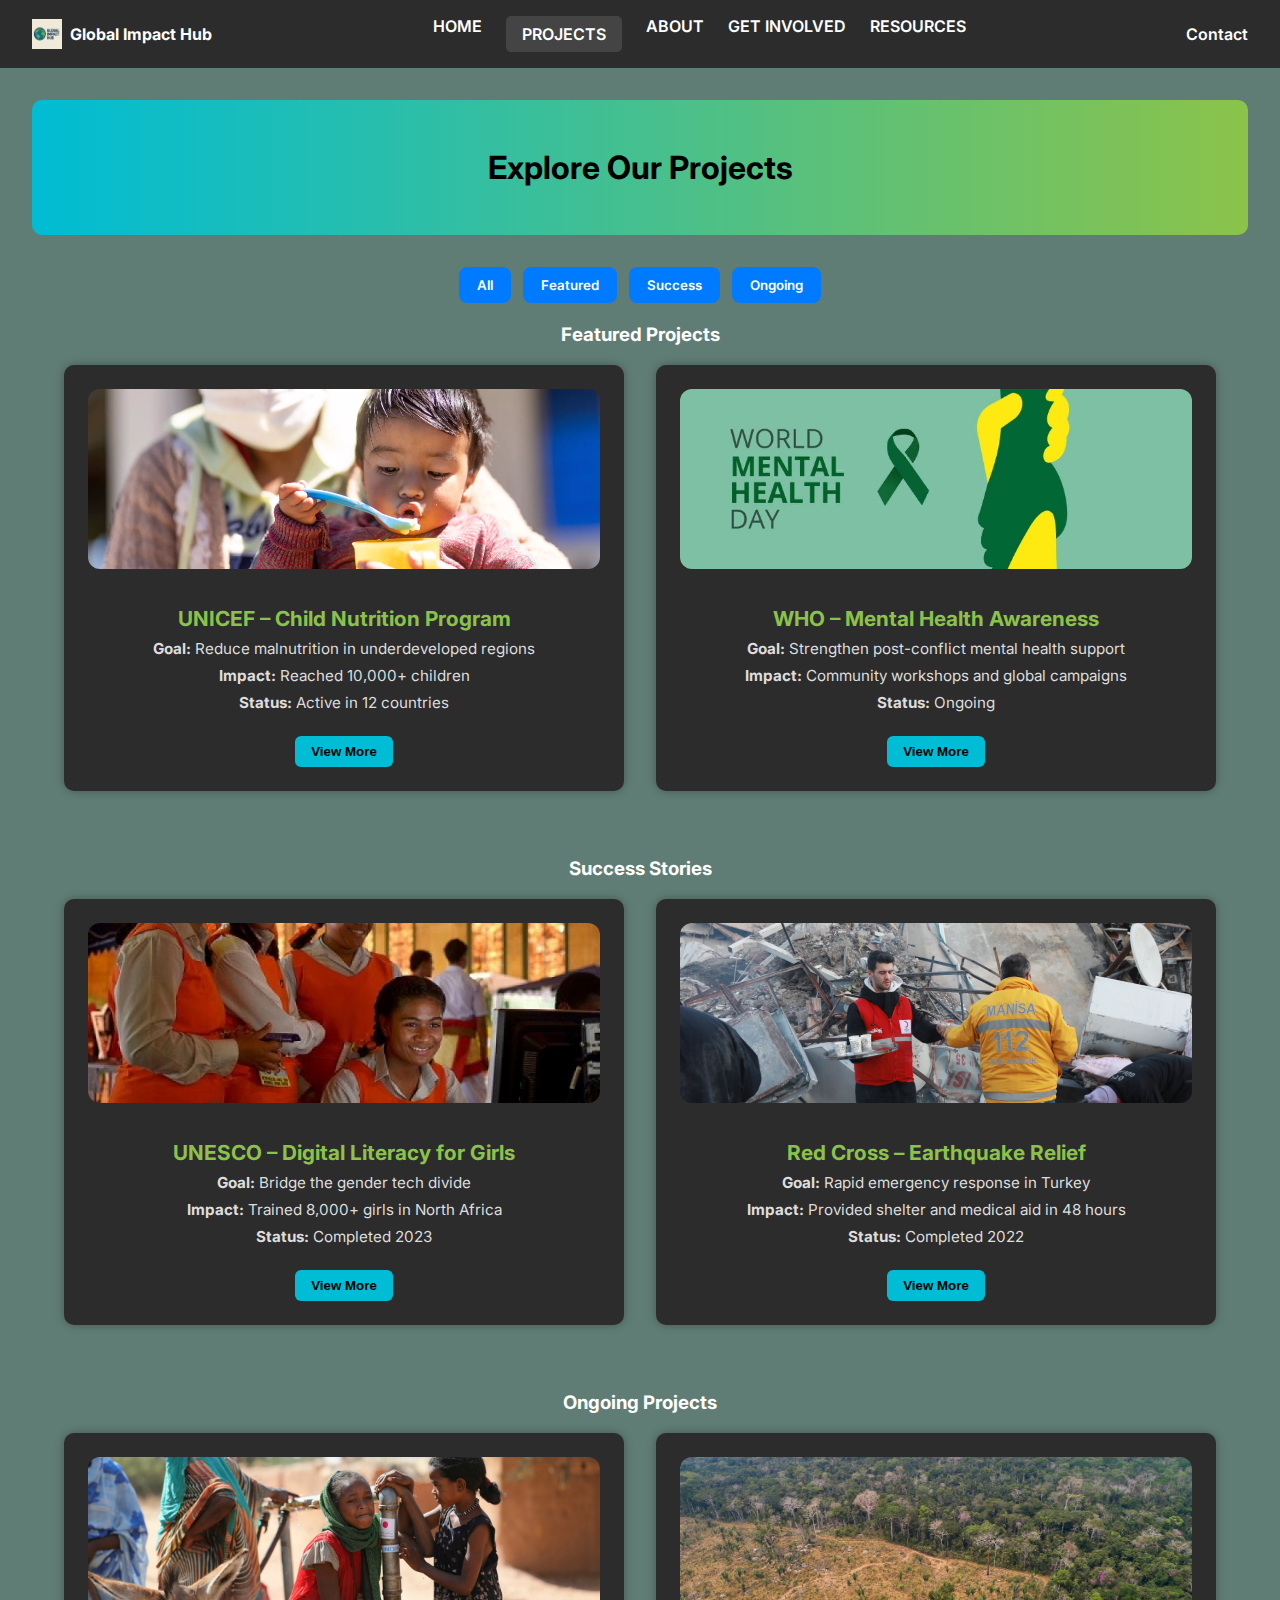
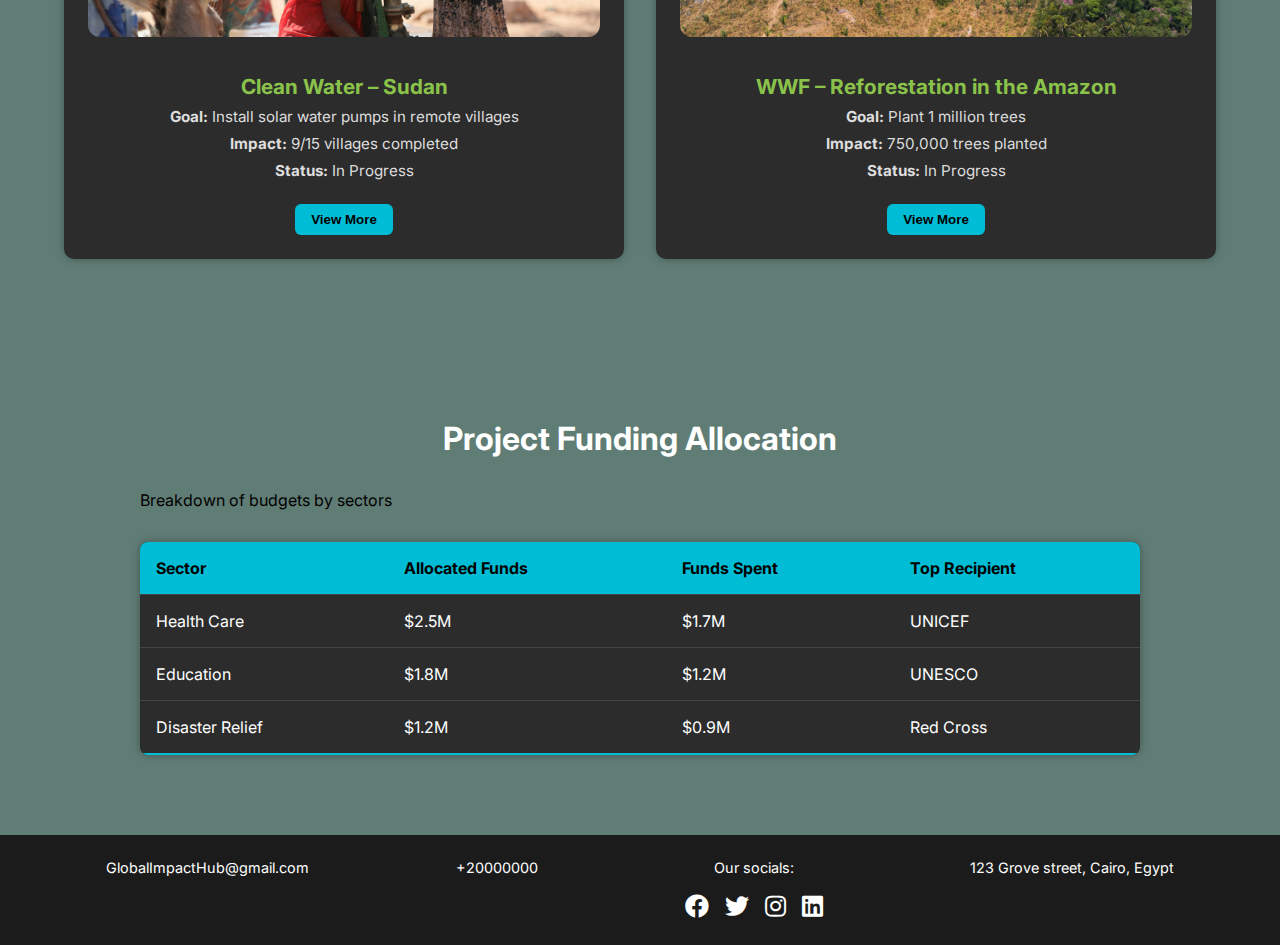
<file: projects.html>
<!DOCTYPE html>
<html lang="en">
<head>
  <title>Projects - Global Impact Hub</title>
  <link rel="stylesheet" href="https://cdnjs.cloudflare.com/ajax/libs/font-awesome/5.15.4/css/all.min.css">
  <meta charset="UTF-8">
  <link href="https://fonts.googleapis.com/css2?family=Inter:wght@400;600;700&display=swap" rel="stylesheet">
  <link rel="stylesheet" href="styling.css">
</head>
<body>
  <header>
    <div class="logo">
      <img src="images/logo.png" alt="Logo">
      <span><strong>Global Impact Hub</strong></span>
    </div>
    <nav>
      <a href="index.html">HOME</a>
      <a class="home-btn" href="#">PROJECTS</a>
      <a href="about.html">ABOUT</a>
      <a href="dono.html">GET INVOLVED</a>
      <a href="resources.html">RESOURCES</a>
    </nav>
    <a href="contact.html">Contact</a>
 
  </header>

  <div class="main-content">
    <div class="banner">
      Explore Our Projects
    </div>
    <section>
      <div class="filter-buttons">
        <button data-filter="all">All</button>
        <button data-filter="featured">Featured</button>
        <button data-filter="success">Success</button>
        <button data-filter="ongoing">Ongoing</button>
      </div>
      
      <h3 class="section-title">Featured Projects</h3>

      <div class="project-grid">
        <div class="project-card" data-category="featured">
          <img src="images/malnutrtion.jpeg" alt="malnutrition">
          <h3>UNICEF – Child Nutrition Program</h3>
          <p><strong>Goal:</strong> Reduce malnutrition in underdeveloped regions</p>
          <p><strong>Impact:</strong> Reached 10,000+ children</p>
          <p><strong>Status:</strong> Active in 12 countries</p>
          <button class="view-btn" onclick="toggleDetails(this)">View More</button>

          <div class="more-info">
            <p>This program partners with local health organizations to deliver nutrition packs and training sessions.
              <br><br>
              <a class="view-btn" href="https://www.unicef.org/nutrition" target="_blank">Learn More on UNICEF</a>
            </p>
          </div>
        </div>

        <div class="project-card" data-category="featured">
        <img src="images/mental-health-1.jpg " alt="WHO Mental Health Awareness">
          <h3>WHO – Mental Health Awareness</h3>
          <p><strong>Goal:</strong> Strengthen post-conflict mental health support</p>
          <p><strong>Impact:</strong> Community workshops and global campaigns</p>
          <p><strong>Status:</strong> Ongoing</p>
          <button class="view-btn" onclick="toggleDetails(this)">View More</button>
          <div class="more-info">
            <p>This project organizes global campaigns and community workshops to raise awareness and support mental health recovery in post-conflict areas.</p>
            <br>
            <a class="view-btn" href="https://www.who.int/health-topics/mental-health" target="_blank">Learn More on WHO</a>
          </div>
        </div>
      </div>
    </section>

    <section>
      <h3 class="section-title">Success Stories</h3>
      <div class="project-grid">
        <div class="project-card" data-category="success">
          <img src="images/ict-pacific-girls.jpg" alt="digital literacy girls">
          <h3>UNESCO – Digital Literacy for Girls</h3>
          <p><strong>Goal:</strong> Bridge the gender tech divide</p>
          <p><strong>Impact:</strong> Trained 8,000+ girls in North Africa</p>
          <p><strong>Status:</strong> Completed 2023</p>
          <button class="view-btn" onclick="toggleDetails(this)">View More</button>
          <div class="more-info">
            <p>This program empowers young girls with digital skills, helping them overcome barriers to access in technology fields.</p>
            <br>
            <a class="view-btn" href="https://en.unesco.org/themes/gender-equality/digital-literacy" target="_blank">Learn More on UNESCO</a>
          </div>
        </div>

        <div class="project-card" data-category="success">
          <img src="images/earthquake.jpeg" alt="earthquake">
          <h3>Red Cross – Earthquake Relief</h3>
          <p><strong>Goal:</strong> Rapid emergency response in Turkey</p>
          <p><strong>Impact:</strong> Provided shelter and medical aid in 48 hours</p>
          <p><strong>Status:</strong> Completed 2022</p>
          <button class="view-btn" onclick="toggleDetails(this)">View More</button>
          <div class="more-info">
            <p>The Red Cross responded quickly to the Turkey earthquake, providing shelter, medical assistance, and emergency supplies to those in need.</p>
            <br>
            <a class="view-btn" href="https://www.redcross.org" target="_blank">Learn More on Red Cross</a>
          </div>
        </div>
      </div>
    </section>

    <section>
      <h3 class="section-title">Ongoing Projects</h3>
      <div class="project-grid">
        <div class="project-card" data-category="ongoing">
          <img src="images/clean_water.jpg" alt="cleanwatersudan">
          <h3>Clean Water – Sudan</h3>
          <p><strong>Goal:</strong> Install solar water pumps in remote villages</p>
          <p><strong>Impact:</strong> 9/15 villages completed</p>
          <p><strong>Status:</strong> In Progress</p>
          <button class="view-btn" onclick="toggleDetails(this)">View More</button>
          <div class="more-info">
            <p>Providing clean water to Sudanese communities through solar-powered water pumps, reducing reliance on inconsistent water sources.</p>
            <br>
            <a class="view-btn" href="https://www.unicef.org/sudan" target="_blank">Learn More on UNICEF Sudan</a>
          </div>
        </div>

        <div class="project-card" data-category="ongoing">
          <img src="images/reforesttion.jpg" alt="amazon reforestation">
          <h3>WWF – Reforestation in the Amazon</h3>
          <p><strong>Goal:</strong> Plant 1 million trees</p>
          <p><strong>Impact:</strong> 750,000 trees planted</p>
          <p><strong>Status:</strong> In Progress</p>
          <button class="view-btn" onclick="toggleDetails(this)">View More</button>
          <div class="more-info">
            <p>This project aims to reforest large sections of the Amazon rainforest to combat climate change and restore biodiversity.</p>
            <br>
            <a class="view-btn" href="https://www.worldwildlife.org/places/amazon" target="_blank">Learn More on WWF</a>
          </div>
        </div>
      </div>
    </section>
  </div>
  <div class="main-content">
   
    <div class="initiatives">
      <h2>Project Funding Allocation</h2>
      <p>Breakdown of budgets by sectors</p>
      
      <table class="styled-table">
        <thead>
          <tr>
            <th>Sector</th>
            <th>Allocated Funds</th>
            <th>Funds Spent</th>
            <th>Top Recipient</th>
          </tr>
        </thead>
        <tbody>
          <tr>
            <td>Health Care</td>
            <td>$2.5M</td>
            <td>$1.7M</td>
            <td>UNICEF</td>
          </tr>
          <tr>
            <td>Education</td>
            <td>$1.8M</td>
            <td>$1.2M</td>
            <td>UNESCO</td>
          </tr>
          <tr>
            <td>Disaster Relief</td>
            <td>$1.2M</td>
            <td>$0.9M</td>
            <td>Red Cross</td>
          </tr>
        </tbody>
      </table>
    </div>
</div>
  <footer>
    <div><a href="mailto:GlobalImpactHub@gmail.com">GlobalImpactHub@gmail.com</a></div>
    <div>+20000000</div>
    <div>Our socials: <div class="social-links">
      <a href="https://www.facebook.com" target="_blank" class="social-icon facebook">
        <i class="fab fa-facebook"></i>
      </a>
      <a href="https://www.twitter.com" target="_blank" class="social-icon twitter">
        <i class="fab fa-twitter"></i>
      </a>
      <a href="https://www.instagram.com" target="_blank" class="social-icon instagram">
        <i class="fab fa-instagram"></i>
      </a>
      <a href="https://www.linkedin.com" target="_blank" class="social-icon linkedin">
        <i class="fab fa-linkedin"></i>
      </a>
    </div></div>
    <div>123 Grove street, Cairo, Egypt</div>
   
  </footer>

  <script src="script.js"></script>
</body>
</html>
</file>
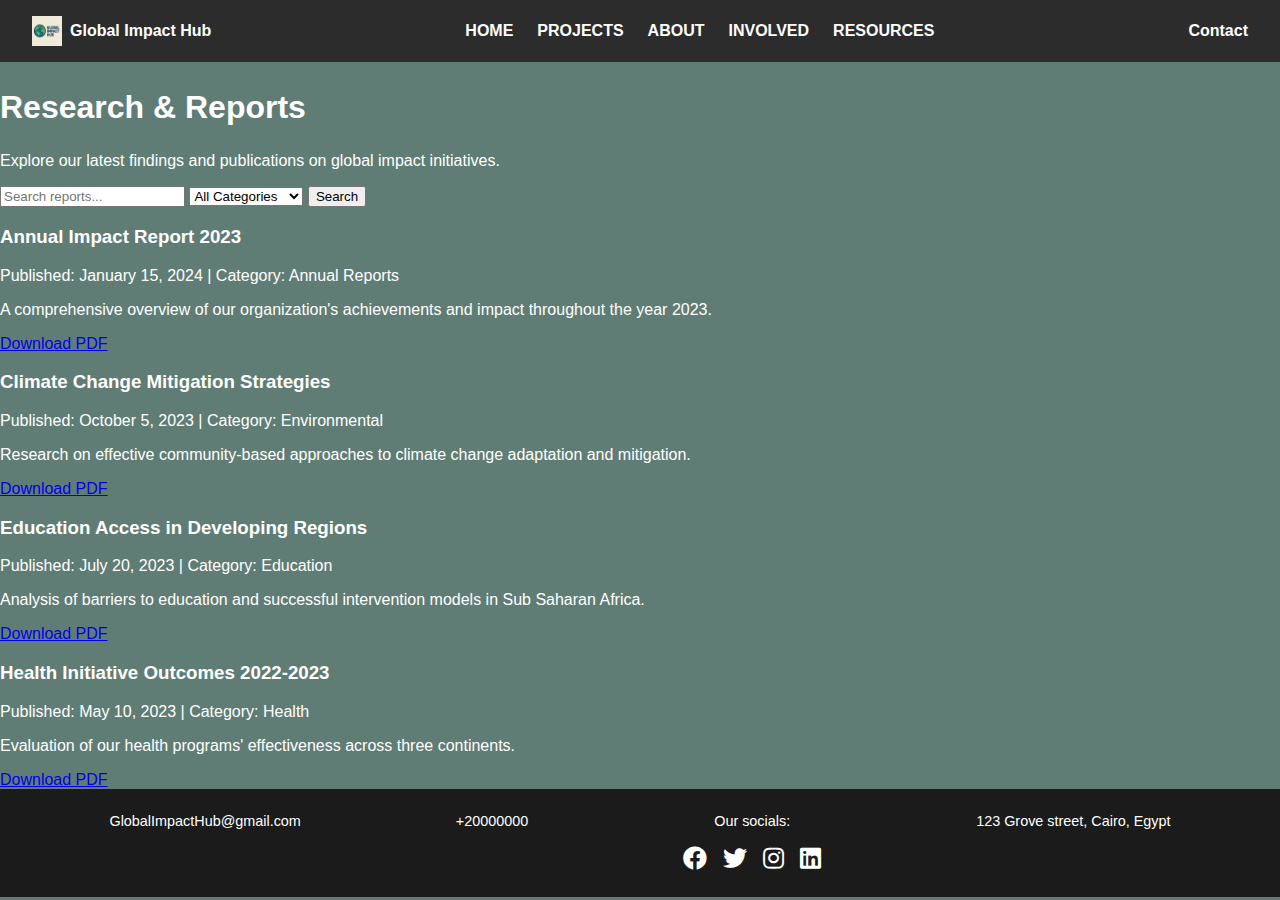
<file: ResearchAndReports.html>
<!DOCTYPE html>
<html lang="en">
<head>
    <link rel="stylesheet" href="https://cdnjs.cloudflare.com/ajax/libs/font-awesome/5.15.4/css/all.min.css">
    <meta charset="UTF-8">
    <meta name="viewport" content="width=device-width, initial-scale=1.0">
    <title>Research &amp; Reports - Global Impact Hub</title>
    <link rel="stylesheet" href="styling.css">
</head>
<body>
    <header>
        <div class="logo">
            <img src="images/logo.png" alt="Logo">
            <span><strong>Global Impact Hub</strong></span>
        </div>
        <nav>
            <a href="index.html">HOME</a>
            <a href="projects.html">PROJECTS</a>
            <a href="about.html">ABOUT</a>
            <a href="dono.html">INVOLVED</a>
            <a href="resources.html">RESOURCES</a>
        </nav>
        <a href="contact.html">Contact</a>
    </header>

    <div class="reports-container">
        <h2>Research &amp; Reports</h2>
        <p>Explore our latest findings and publications on global impact initiatives.</p>
        
        <!-- Search Form -->
        <form class="search-form" action="#" method="GET">
            <input type="text" name="search" placeholder="Search reports...">
            <select name="category">
                <option value="">All Categories</option>
                <option value="annual">Annual Reports</option>
                <option value="environmental">Environmental</option>
                <option value="education">Education</option>
                <option value="health">Health</option>
            </select>
            <button type="submit">Search</button>
        </form>
        
        <div class="report-card">
            <h3>Annual Impact Report 2023</h3>
            <div class="report-meta">Published: January 15, 2024 | Category: Annual Reports</div>
            <p>A comprehensive overview of our organization's achievements and impact throughout the year 2023.</p>
            <a href="#" class="download-btn">Download PDF</a>
        </div>
        
        <div class="report-card">
            <h3>Climate Change Mitigation Strategies</h3>
            <div class="report-meta">Published: October 5, 2023 | Category: Environmental</div>
            <p>Research on effective community-based approaches to climate change adaptation and mitigation.</p>
            <a href="#" class="download-btn">Download PDF</a>
        </div>
        
        <div class="report-card">
            <h3>Education Access in Developing Regions</h3>
            <div class="report-meta">Published: July 20, 2023 | Category: Education</div>
            <p>Analysis of barriers to education and successful intervention models in Sub Saharan Africa.</p>
            <a href="#" class="download-btn">Download PDF</a>
        </div>
        
        <div class="report-card">
            <h3>Health Initiative Outcomes 2022-2023</h3>
            <div class="report-meta">Published: May 10, 2023 | Category: Health</div>
            <p>Evaluation of our health programs' effectiveness across three continents.</p>
            <a href="#" class="download-btn">Download PDF</a>
        </div>
    </div>

    <footer>
        <div><a href="mailto:GlobalImpactHub@gmail.com">GlobalImpactHub@gmail.com</a></div>
        <div>+20000000</div>
        <div>Our socials: 
            <div class="social-links">
                <a href="https://www.facebook.com" target="_blank" class="social-icon facebook">
                    <i class="fab fa-facebook"></i>
                </a>
                <a href="https://www.twitter.com" target="_blank" class="social-icon twitter">
                    <i class="fab fa-twitter"></i>
                </a>
                <a href="https://www.instagram.com" target="_blank" class="social-icon instagram">
                    <i class="fab fa-instagram"></i>
                </a>
                <a href="https://www.linkedin.com" target="_blank" class="social-icon linkedin">
                    <i class="fab fa-linkedin"></i>
                </a>
            </div>
        </div>
        <div>123 Grove street, Cairo, Egypt</div>
    </footer>
</body>
</html>
</file>
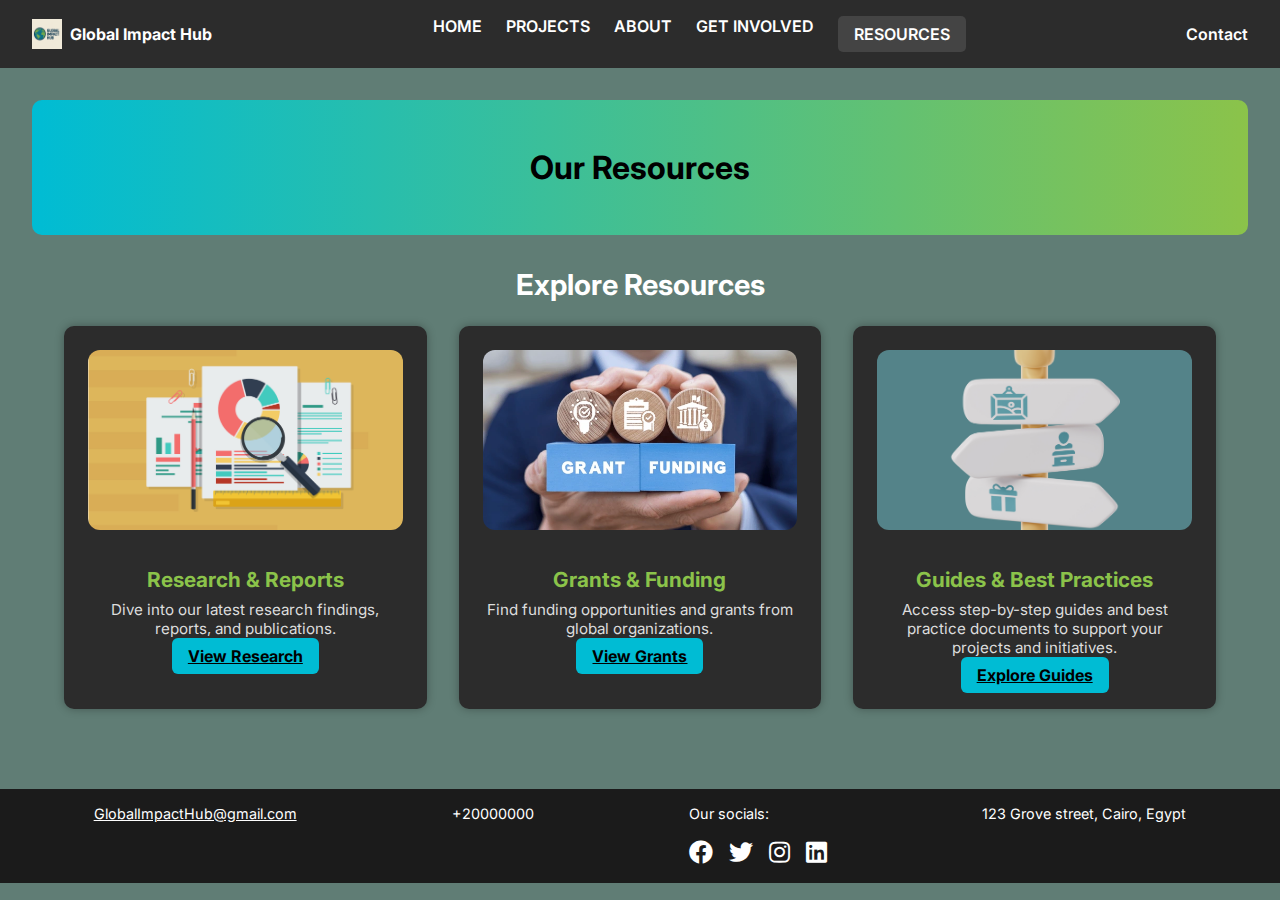
<file: resources.html>
<!DOCTYPE html>
<html lang="en">
<head>
  <title>Resources - Global Impact Hub</title>
  <meta charset="UTF-8">
  <link rel="stylesheet" href="https://cdnjs.cloudflare.com/ajax/libs/font-awesome/5.15.4/css/all.min.css">
  <link href="https://fonts.googleapis.com/css2?family=Inter:wght@400;600;700&display=swap" rel="stylesheet">
  <link rel="stylesheet" href="guides-page-css.css">
</head>
<body>
  <header>
    <div class="logo">
      <img src="images/logo.png" alt="Logo">
      <span><strong>Global Impact Hub</strong></span>
    </div>
    <nav>
      <a href="index.html">HOME</a>
      <a href="projects.html">PROJECTS</a>
      <a href="about.html">ABOUT</a>
      <a href="dono.html">GET INVOLVED</a>
      <a class="home-btn" href="resources.html">RESOURCES</a>
    </nav>
    <a href="contact.html">Contact</a>
  </header>

  <div class="main-content">
    <div class="banner">
      Our Resources
    </div>

    <section>
        <h3 class="section-title">Explore Resources</h3>
        <div class="project-grid">
          <div class="project-card">
            <img src="images/research.jpg" alt="Research and Reports">
            <h3>Research &amp; Reports</h3>
            <p>Dive into our latest research findings, reports, and publications.</p>
            <a class="view-btn" href="ResearchAndReports.html">View Research</a>
          </div>
      
          <div class="project-card">
            <img src="images/grantfunding.jpg" alt="Grants and Funding">
            <h3>Grants &amp; Funding</h3>
            <p>Find funding opportunities and grants from global organizations.</p>
            <a class="view-btn" href="GrantsAndFunding.html">View Grants</a>
          </div>
          <div class="project-card">
            <img src="images/guides.jpg" alt="Grants and Funding">
            <h3>Guides &amp; Best Practices</h3>
            <p>Access step-by-step guides and best practice documents to support your projects and initiatives.</p>
            <a class="view-btn" href="guides-page-html.html">Explore Guides</a>
          </div>
        </div>
 
    </section>
  </div>
  <footer>
    <div><a href="mailto:GlobalImpactHub@gmail.com">GlobalImpactHub@gmail.com</a></div>
    <div>+20000000</div>
    <div>Our socials:
      <div class="social-links">
        <a href="https://www.facebook.com" target="_blank" class="social-icon facebook">
          <i class="fab fa-facebook"></i>
        </a>
        <a href="https://www.twitter.com" target="_blank" class="social-icon twitter">
          <i class="fab fa-twitter"></i>
        </a>
        <a href="https://www.instagram.com" target="_blank" class="social-icon instagram">
          <i class="fab fa-instagram"></i>
        </a>
        <a href="https://www.linkedin.com" target="_blank" class="social-icon linkedin">
          <i class="fab fa-linkedin"></i>
        </a>
      </div>
    </div>
    <div>123 Grove street, Cairo, Egypt</div>
  </footer>
</body>
</html>
</file>
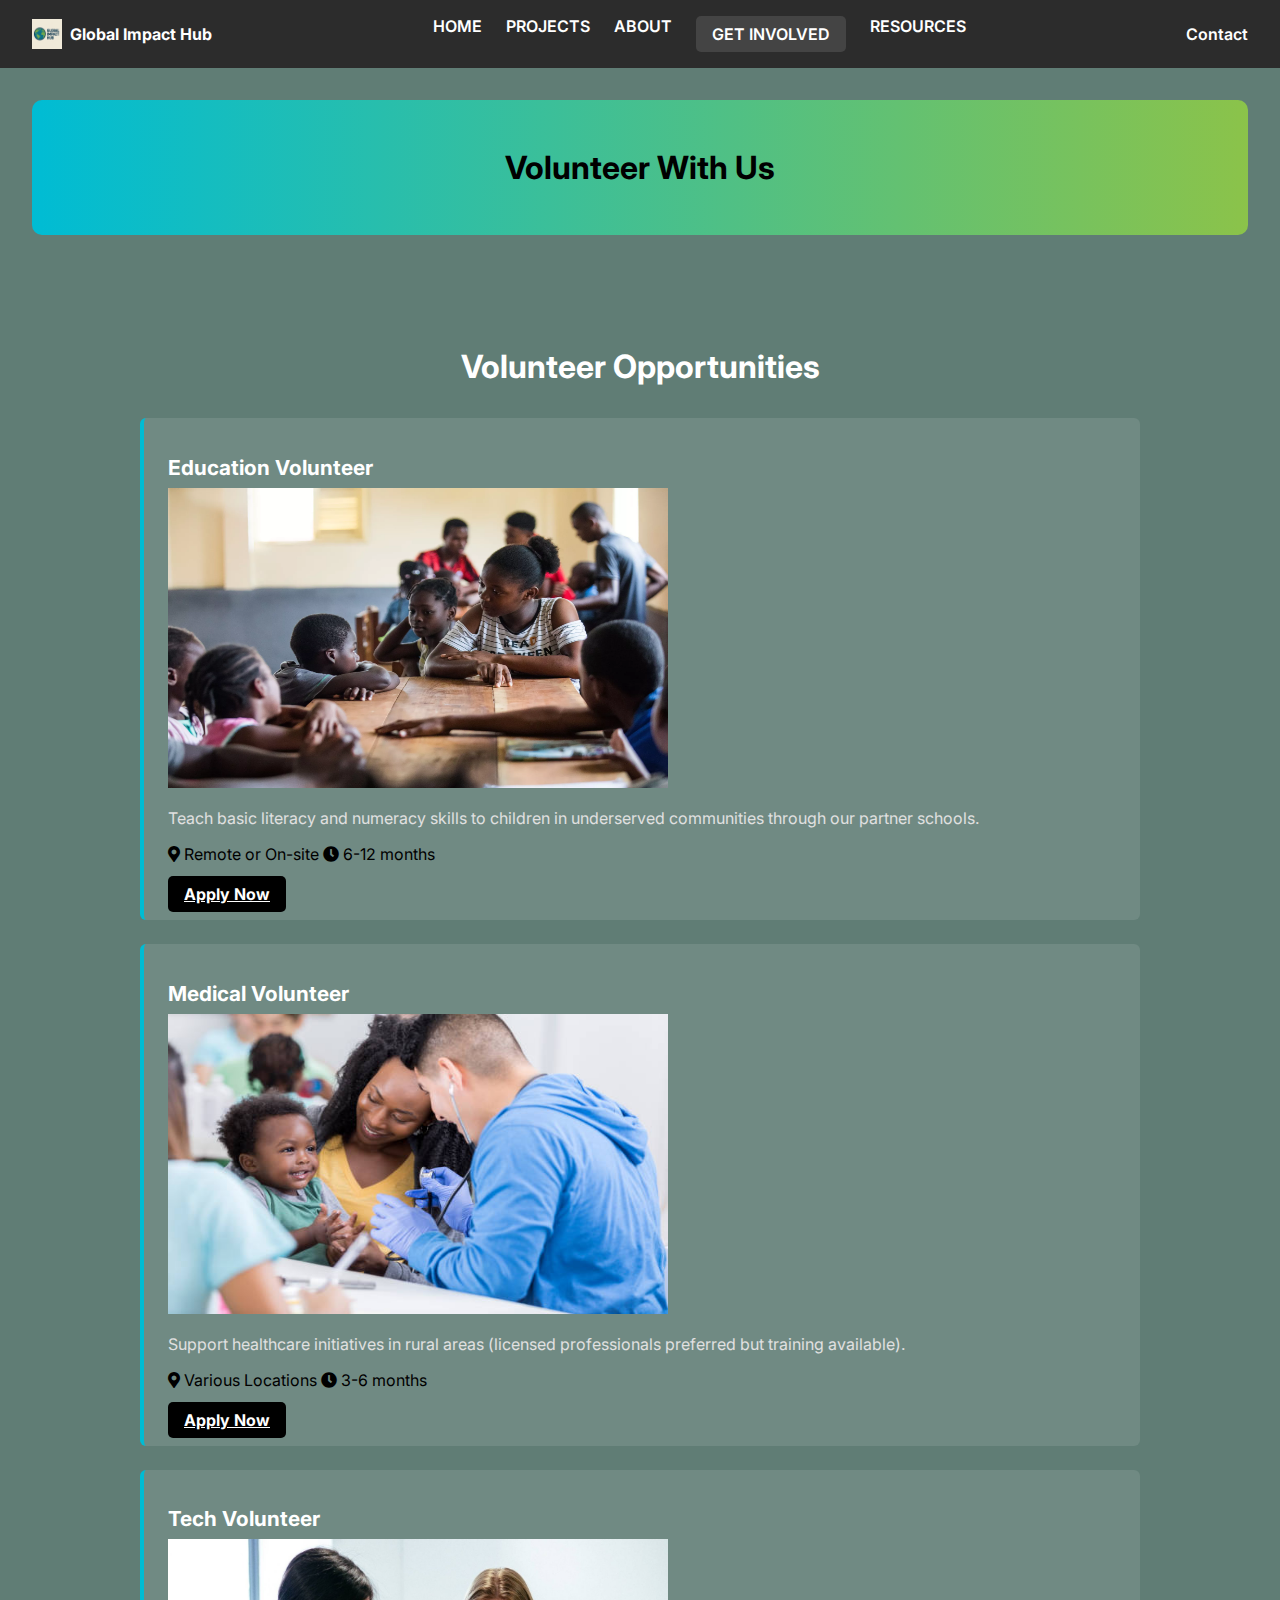
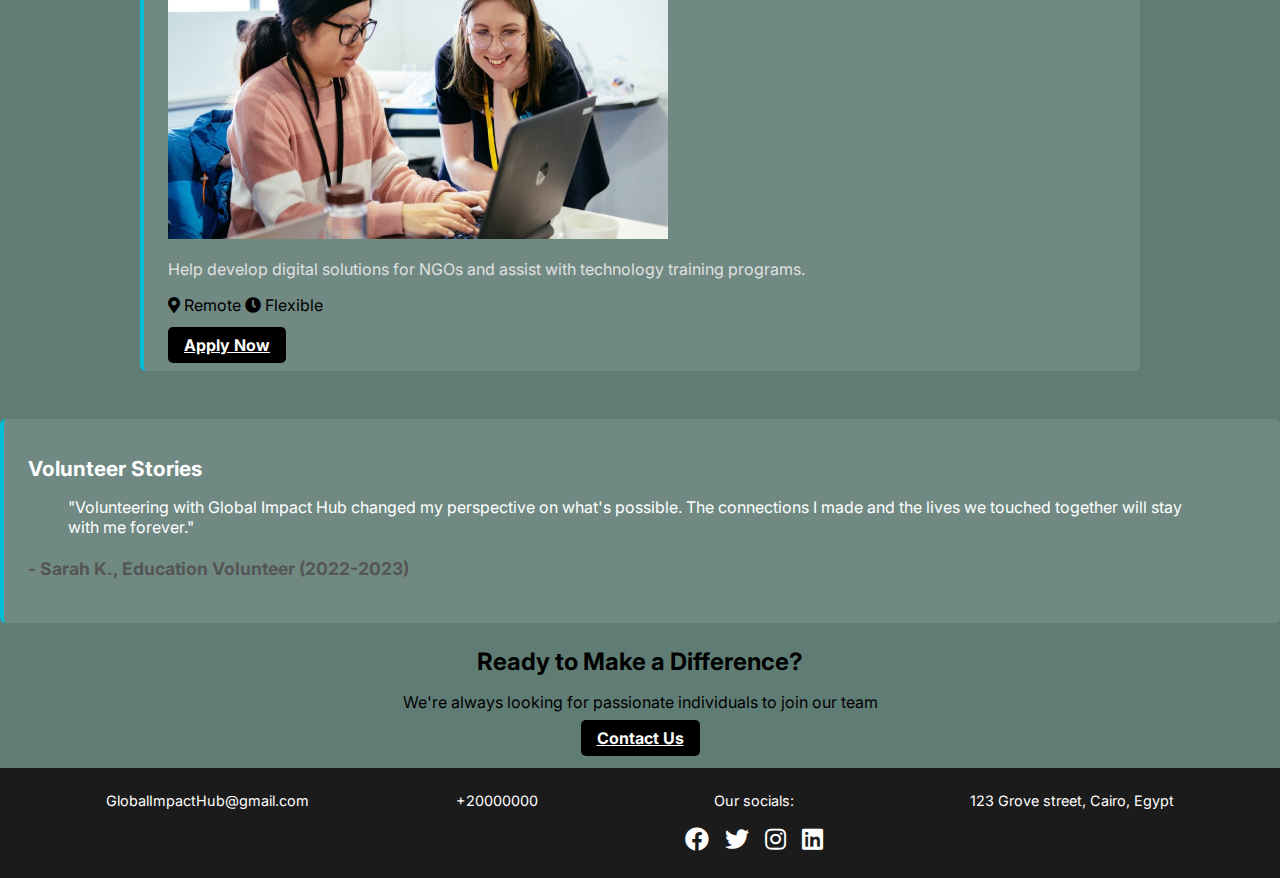
<file: volunteer.html>
<!DOCTYPE html>
<html lang="en">
<head>
  <link rel="stylesheet" href="https://cdnjs.cloudflare.com/ajax/libs/font-awesome/5.15.4/css/all.min.css">
  <meta charset="UTF-8">
  <title>About Us - Global Impact Hub</title>
  <link href="https://fonts.googleapis.com/css2?family=Inter:wght@400;600;700&display=swap" rel="stylesheet">
  <link rel="stylesheet" href="styling.css">
</head>
<body>
  <header>
    <div class="logo">
      <img src="images/logo.png" alt="Logo">
      <span><strong>Global Impact Hub</strong></span>
    </div>
    <nav>
      <a href="index.html">HOME</a>
      <a href="projects.html">PROJECTS</a>
      <a href="about.html">ABOUT</a>
      <a class="home-btn" href="donation.html">GET INVOLVED</a>
      <a href="resources.html">RESOURCES</a>
    </nav>
    <a href="contact.html" class="contact-btn">Contact</a>
    
  </header>
  <div class="main-content">
  <div class="banner">
    Volunteer With Us
  </div>
</div>
  <section id="opportunities" class="initiatives">
    <h2>Volunteer Opportunities</h2>
    
    <div class="initiative">
      <h3>Education Volunteer</h3>
      <div class="opportunity-image">
        <img src="images/education.jpeg" height="300" width="500" alt="Education Volunteer">
      </div>
      <p>Teach basic literacy and numeracy skills to children in underserved communities through our partner schools.</p>
      <div class="opportunity-meta">
        <span><i class="fas fa-map-marker-alt"></i> Remote or On-site</span>
        <span><i class="fas fa-clock"></i> 6-12 months</span><br><br>
      </div>
      <a href="#" class="learn-btn">Apply Now</a>
    </div>
    
    <div class="initiative">
      <h3>Medical Volunteer</h3>
      <div class="opportunity-image">
        <img src="images/medical.jpg" height="300" width="500" alt="Medical Volunteer">
      </div>
      <p>Support healthcare initiatives in rural areas (licensed professionals preferred but training available).</p>
      <div class="opportunity-meta">
        <span><i class="fas fa-map-marker-alt"></i> Various Locations</span>
        <span><i class="fas fa-clock"></i> 3-6 months</span><br><br>
      </div>
      <a href="#" class="learn-btn">Apply Now</a>
    </div>
    
    <div class="initiative">
      <h3>Tech Volunteer</h3>
      <div class="opportunity-image">
        <img src="images/tech.jpg" height="300" width="500" alt="Tech Volunteer">
      </div>
      <p>Help develop digital solutions for NGOs and assist with technology training programs.</p>
      <div class="opportunity-meta">
        <span><i class="fas fa-map-marker-alt"></i> Remote</span>
        <span><i class="fas fa-clock"></i> Flexible</span><br><br>
      </div>
      <a href="#" class="learn-btn">Apply Now</a>
    </div>
  </section>
  <div class="initiative">
  
    <h3>Volunteer Stories</h3>
    <div class="faq-item">
      <blockquote>
        "Volunteering with Global Impact Hub changed my perspective on what's possible. The connections I made and the lives we touched together will stay with me forever."
      </blockquote>
      <p><strong>- Sarah K., Education Volunteer (2022-2023)</strong></p>
    </div>
  </div>

  <section class="projects-section">
    <h2>Ready to Make a Difference?</h2>
    <p>We're always looking for passionate individuals to join our team</p>
    <a href="contact.html" class="learn-btn">Contact Us</a><br><br>
  </section>
  <footer>
    <div><a href="mailto:GlobalImpactHub@gmail.com">GlobalImpactHub@gmail.com</a></div>
    <div>+20000000</div>
    <div>Our socials: <div class="social-links">
      <a href="https://www.facebook.com" target="_blank" class="social-icon facebook">
        <i class="fab fa-facebook"></i>
      </a>
      <a href="https://www.twitter.com" target="_blank" class="social-icon twitter">
        <i class="fab fa-twitter"></i>
      </a>
      <a href="https://www.instagram.com" target="_blank" class="social-icon instagram">
        <i class="fab fa-instagram"></i>
      </a>
      <a href="https://www.linkedin.com" target="_blank" class="social-icon linkedin">
        <i class="fab fa-linkedin"></i>
      </a>
    </div></div>
    <div>123 Grove street, Cairo, Egypt</div>
   
  </footer>
  <script src="script.js"></script>
  </body>
  </html>
</file>
<file: guides-page-css.css>
body {
  margin: 0;
  font-family: 'Inter', sans-serif;
  background-color: #607d75;
  color: #fff;
}

header {
  display: flex;
  justify-content: space-between;
  align-items: center;
  background-color: #2c2c2c;
  padding: 1rem 2rem;
}

header .logo {
  display: flex;
  align-items: center;
}

header img {
  height: 30px;
  width: 30px;
  margin-right: 0.5rem;
}

header nav {
  display: flex;
  gap: 1.5rem;
}

header a {
  text-decoration: none;
  color: #fff;
  font-weight: 600;
}

.home-btn {
  background-color: #444;
  padding: 0.5rem 1rem;
  border-radius: 5px;
}

.main-content {
  padding: 2rem;
  text-align: center;
}

h2 {
  font-size: 2rem;
  color: #fff;
}

.banner {
  background: linear-gradient(to right, #00bcd4, #8bc34a);
  padding: 3rem;
  border-radius: 10px;
  font-size: 2rem;
  font-weight: bold;
  margin-bottom: 2rem;
  color: black;
}

.section-title {
  font-size: 1.8rem;
  color: #fff;
  margin: 2rem 0 1.5rem;
  text-align: center;
}

.initiatives {
  margin: 3rem auto;
  max-width: 1000px;
  padding: 0 2rem;
  color: black;
  text-align: left;
}

.initiatives h2 {
  text-align: center;
  font-size: 2rem;
  margin-bottom: 2rem;
  color: white;
}

.initiative {
  background-color: rgba(255, 255, 255, 0.1);
  border-left: 4px solid #00bcd4;
  padding: 1rem 1.5rem;
  margin-bottom: 1.5rem;
  border-radius: 6px;
}

.initiative h3 {
  font-size: 1.3rem;
  margin-bottom: 0.5rem;
  color: #fff;
}

.initiative p {
  font-size: 1rem;
  color: #e0e0e0;
}


.projects-section {
  text-align: center;
}

.projects-section h2 {
  font-size: 1.5rem;
  font-weight: bold;
  margin-bottom: 1rem;
  color: black;
}

.projects-section p {
  font-size: 1rem;
  margin-bottom: 1rem;
  color: black;
}

.learn-btn {
  background-color: black;
  color: white;
  padding: 0.5rem 1rem;
  border: none;
  border-radius: 5px;
  cursor: pointer;
  font-weight: bold;
}


.project-grid {
  display: grid;
  grid-template-columns: repeat(auto-fit, minmax(300px, 1fr));
  gap: 2rem;
  padding: 0 2rem 3rem;
  max-width: 1200px;
  margin: 0 auto;
}

.project-card {
  background-color: #2c2c2c;
  padding: 1.5rem;
  border-radius: 10px;
  color: #fff;
  box-shadow: 0 0 10px rgba(0, 0, 0, 0.3);
  transition: transform 0.3s ease;
}

.project-card:hover {
  transform: translateY(-5px);
}

.project-card h3 {
  font-size: 1.3rem;
  margin-bottom: 0.5rem;
  color: #8bc34a;
}

.project-card p {
  font-size: 0.95rem;
  margin: 0.5rem 0;
  color: #ddd;
}

.project-card img {
  width: 100%;
  height: 180px;
  object-fit: cover;
  border-radius: 12px;
  margin-bottom: 12px;
}

.view-btn {
  margin-top: 1rem;
  background-color: #00bcd4;
  color: black;
  padding: 0.5rem 1rem;
  border: none;
  border-radius: 6px;
  cursor: pointer;
  font-weight: bold;
  transition: background-color 0.3s ease;
}

.view-btn:hover {
  background-color: #0097a7;
}

.more-info {
  display: none;
  margin-top: 10px;
  color: #ddd;
  font-size: 0.95rem;
  padding-top: 1rem;
  border-top: 1px solid #444;
}

.project-card.expanded .more-info {
  display: block;
}


footer {
  background-color: #1b1b1b;
  color: white;
  display: flex;
  justify-content: space-around;
  padding: 1rem;
  font-size: 0.9rem;
}

footer a {
  color: white;
}


.about-page {
  max-width: 1000px;
  margin: 0 auto;
  padding: 2rem;
  color: white;
  text-align: left;
}

.about-section {
  background-color: rgba(255, 255, 255, 0.05);
  padding: 1.5rem 2rem;
  border-left: 4px solid #00bcd4;
  border-radius: 10px;
  box-shadow: 0 4px 12px rgba(0, 0, 0, 0.2);
  transition: transform 0.3s ease;
  width: 90%;
  max-width: 1000px;
  margin: 0 auto;
  text-align: left;
}

.about-section:hover {
  transform: translateY(-3px);
}

.about-section h3 {
  color: #8bc34a;
  margin-bottom: 1rem;
  font-size: 1.4rem;
}

.about-section p {
  line-height: 1.6;
  color: #ddd;
}

.about-list {
  list-style: disc;
  padding-left: 1.5rem;
  color: #ccc;
}

.about-list li {
  margin-bottom: 0.5rem;
}


.donation-page-container {
  display: flex;
  justify-content: flex-end; 
  align-items: flex-start; 
  height: 100vh;
  padding: 2rem;
}

.donation-info {
  flex: 1 1 300px;
  background: linear-gradient(to bottom right, #00bcd4, #8bc34a);
  border-radius: 12px;
  color: black;
  padding: 2rem;
  box-shadow: 0 8px 20px rgba(0, 0, 0, 0.25);
  text-align: left;
  margin-right: 2rem; 
}

.donation-info h3 {
  font-size: 1.8rem;
  margin-bottom: 1rem;
}

.donation-info p {
  font-size: 1rem;
  line-height: 1.6;
}

.donation-form {
  background-color: #2c2c2c;
  padding: 2rem;
  flex: 1 1 400px;
  border-radius: 12px;
  box-shadow: 0 8px 20px rgba(0, 0, 0, 0.4);
  display: flex;
  flex-direction: column;
  gap: 1rem;
  align-items: stretch;
  max-width: 500px; 
}

.donation-form label {
  color: #8bc34a;
  font-weight: 600;
}

.donation-form input,
.donation-form select,
.donation-form textarea {
  padding: 0.75rem;
  background-color: #f7f7f7;
  color: #222;
  border-radius: 6px;
  border: none;
  font-size: 1rem;
  width: 100%;
  box-sizing: border-box;
}

.submit-btn {
  background-color: #00bcd4;
  color: black;
  font-weight: bold;
  border: none;
  border-radius: 6px;
  padding: 0.75rem 1.5rem;
  cursor: pointer;
  font-size: 1rem;
  transition: background-color 0.3s ease;
  width: 100%;
}

.submit-btn:hover {
  background-color: #0097a7;
}

.contact-page-container {
  display: flex;
  justify-content: space-between;
  padding: 3rem 2rem;
  max-width: 1200px;
  margin: 0 auto;
}

.contact-info {
  flex: 1;
  background: linear-gradient(to bottom right, #00bcd4, #8bc34a);
  padding: 2rem;
  border-radius: 12px;
  box-shadow: 0 8px 20px rgba(0, 0, 0, 0.1);
}

.contact-info h2 {
  font-size: 2rem;
  margin-bottom: 1rem;
  color: #333;
}

.contact-info p {
  font-size: 1.1rem;
  margin-bottom: 1.5rem;
  color: #666;
}

.contact-info ul {
  list-style: none;
  padding: 0;
}

.contact-info li {
  font-size: 1rem;
  margin-bottom: 0.5rem;
  color: #555;
}

.contact-form {
  flex: 1;
  background-color: #2c2c2c;
  padding: 2rem;
  border-radius: 12px;
  box-shadow: 0 8px 20px rgba(0, 0, 0, 0.2);
  color: white;
}

.contact-form h3 {
  font-size: 1.8rem;
  margin-bottom: 1.5rem;
}

.contact-form label {
  font-size: 1rem;
  margin-bottom: 0.5rem;
  font-weight: bold;
}

.contact-form input,
.contact-form textarea {
  width: 100%;
  padding: 0.75rem;
  background-color: #f7f7f7;
  color: #222;
  border-radius: 6px;
  border: none;
  font-size: 1rem;
  margin-bottom: 1rem;
}

.contact-form textarea {
  resize: vertical;
}

.social-links {
  display: flex;
  justify-content: center;
  gap: 1rem;
  margin-top: 1rem;
}

.social-icon {
  font-size: 1.5rem;
  color: white;
  transition: color 0.3s ease;
}

.social-icon:hover {
  color: #00bcd4;
}

.social-icon.facebook:hover {
  color: #3b5998;
}

.social-icon.twitter:hover {
  color: #1da1f2;
}

.social-icon.instagram:hover {
  color: #e4405f;
}

.social-icon.linkedin:hover {
  color: #0077b5;
}


.faq-section {
  background-color: rgba(255, 255, 255, 0.05);
  padding: 2rem;
  border-radius: 12px;
  margin: 3rem auto;
  max-width: 1000px;
  text-align: left;
  box-shadow: 0 4px 12px rgba(0, 0, 0, 0.2);
}

.faq-section h3 {
  font-size: 1.8rem;
  color: #8bc34a;
  margin-bottom: 1.5rem;
  text-align: center;
}

.faq-item {
  margin-bottom: 1.5rem;
  padding-bottom: 1.5rem;
  border-bottom: 1px solid rgba(255, 255, 255, 0.1);
}

.faq-item:last-child {
  border-bottom: none;
  padding-bottom: 0;
}

.faq-item h4 {
  font-size: 1.2rem;
  color: #00bcd4;
  margin-bottom: 0.8rem;
}

.faq-item p {
  font-size: 1rem;
  color: #ddd;
  line-height: 1.6;
}

.faq-item a {
  color: #8bc34a;
  text-decoration: none;
}

.faq-item a:hover {
  text-decoration: underline;
}


.resource-category {
  margin-bottom: 3rem;
}

.resource-category h3 {
  color: #00bcd4;
  border-bottom: 2px solid #8bc34a;
  padding-bottom: 0.5rem;
  display: inline-block;
}


@media (max-width: 768px) {
  header {
    flex-direction: column;
    padding: 1rem;
  }
  
  header nav {
    margin: 1rem 0;
    flex-wrap: wrap;
    justify-content: center;
  }
  
  .project-grid {
    grid-template-columns: 1fr;
  }
  
  .banner {
    font-size: 1.5rem;
    padding: 2rem;
  }
  
  footer {
    flex-direction: column;
    align-items: center;
    gap: 1rem;
  }
  
  .contact-page-container {
    flex-direction: column;
  }
  
  .contact-info {
    margin-bottom: 2rem;
  }
}


.form-group {
  margin-bottom: 1.5rem;
}

.form-group label {
  display: block;
  margin-bottom: 0.5rem;
  color: #8bc34a;
  font-weight: 600;
}

.checkbox-group {
  display: flex;
  align-items: center;
  gap: 0.5rem;
}

.checkbox-group input {
  width: auto;
  margin: 0;
}

.checkbox-group label {
  margin: 0;
}

.contact-info h3 {
  color: #333;
  margin-top: 1.5rem;
  font-size: 1.4rem;
}

.contact-info ul {
  list-style: none;
  padding: 0;
  margin: 1rem 0;
}

.contact-info li {
  display: flex;
  align-items: center;
  gap: 0.5rem;
  margin-bottom: 0.8rem;
  color: #333;
  font-size: 1rem;
}

.contact-info li i {
  width: 20px;
  color: #00bcd4;
}

.map-container {
  margin-top: 2rem;
}

.map-placeholder {
  background-color: rgba(0, 0, 0, 0.1);
  border-radius: 8px;
  padding: 1rem;
  text-align: center;
  color: #333;
}

.map-placeholder img {
  width: 100%;
  border-radius: 8px;
  margin-bottom: 0.5rem;
}


@media (max-width: 768px) {
  .contact-page-container {
    flex-direction: column;
    gap: 2rem;
  }
  
  .contact-info, 
  .contact-form {
    width: 100%;
  }
}
</file>
<file: styling.css>
/* Basic reset and body styling */
body {
  margin: 0;
  font-family: 'Inter', sans-serif;
  background-color: #607d75;
  color: #fff;
}

header {
  display: flex;
  justify-content: space-between;
  align-items: center;
  background-color: #2c2c2c;
  padding: 1rem 2rem;
}

header .logo {
  display: flex;
  align-items: center;
}

header img {
  height: 30px;
  width: 30px;
  margin-right: 0.5rem;
}

header nav {
  display: flex;
  gap: 1.5rem;
}

header a {
  text-decoration: none;
  color: #fff;
  font-weight: 600;
}

.home-btn {
  background-color: #444;
  padding: 0.5rem 1rem;
  border-radius: 5px;
}

.main-content {
  padding: 2rem;
  text-align: center;
}

h2 {
  font-size: 2rem;
  color: #fff;
}

/* Banner styling */
.banner {
  background: linear-gradient(to right, #00bcd4, #8bc34a);
  padding: 3rem;
  border-radius: 10px;
  font-size: 2rem;
  font-weight: bold;
  margin-bottom: 2rem;
  color: black;
}

/* Initiatives section */
.initiatives {
  margin: 3rem auto;
  max-width: 1000px;
  padding: 0 2rem;
  color: black;
  text-align: left;
}

.initiatives h2 {
  text-align: center;
  font-size: 2rem;
  margin-bottom: 2rem;
  color: white;
}

.initiative {
  background-color: rgba(255, 255, 255, 0.1);
  border-left: 4px solid #00bcd4;
  padding: 1rem 1.5rem;
  margin-bottom: 1.5rem;
  border-radius: 6px;
}

.initiative h3 {
  font-size: 1.3rem;
  margin-bottom: 0.5rem;
  color: #fff;
}

.initiative p {
  font-size: 1rem;
  color: #e0e0e0;
}

/* Projects section */
.projects-section {
  text-align: center;
}

.projects-section h2 {
  font-size: 1.5rem;
  font-weight: bold;
  margin-bottom: 1rem;
  color: black;
}

.projects-section p {
  font-size: 1rem;
  margin-bottom: 1rem;
  color: black;
}

.learn-btn {
  background-color: black;
  color: white;
  padding: 0.5rem 1rem;
  border: none;
  border-radius: 5px;
  cursor: pointer;
  font-weight: bold;
}

/* Footer */
footer {
  background-color: #1b1b1b;
  color: white;
  display: flex;
  justify-content: space-around;
  padding: 1rem;
  font-size: 0.9rem;
}

footer a {
  color: white;
}

/* Project Grid */
.project-grid {
  display: grid;
  grid-template-columns: repeat(auto-fit, minmax(300px, 1fr));
  gap: 2rem;
  padding: 0 2rem 3rem;
  max-width: 1200px;
  margin: 0 auto;
}

.project-card {
  background-color: #2c2c2c;
  padding: 1.5rem;
  border-radius: 10px;
  color: #fff;
  box-shadow: 0 0 10px rgba(0, 0, 0, 0.3);
  transition: transform 0.3s ease;
}

.project-card:hover {
  transform: translateY(-5px);
}

.project-card h3 {
  font-size: 1.3rem;
  margin-bottom: 0.5rem;
  color: #8bc34a;
}

.project-card p {
  font-size: 0.95rem;
  margin: 0.5rem 0;
  color: #ddd;
}

.project-card img {
  width: 100%;
  height: 180px;
  object-fit: cover;
  border-radius: 12px;
  margin-bottom: 12px;
}

.view-btn {
  margin-top: 1rem;
  background-color: #00bcd4;
  color: black;
  padding: 0.5rem 1rem;
  border: none;
  border-radius: 6px;
  cursor: pointer;
  font-weight: bold;
  transition: background-color 0.3s ease;
}

.view-btn:hover {
  background-color: #0097a7;
}

.more-info {
  display: none;
  margin-top: 10px;
  color: #333;
  font-size: 0.95rem;
}

.project-card.expanded .more-info {
  display: block;
}

/* About Page Styling */
.about-page {
  max-width: 1000px;
  margin: 0 auto;
  padding: 2rem;
  color: white;
  text-align: left;
}

.about-section,.partners-section {
  background-color: rgba(255, 255, 255, 0.05);
  padding: 1.5rem 2rem;
  border-left: 4px solid #00bcd4;
  border-radius: 10px;
  box-shadow: 0 4px 12px rgba(0, 0, 0, 0.2);
  transition: transform 0.3s ease;
  width: 90%;
  max-width: 1000px;
  margin: 0 auto;
  text-align: left;
}

.about-section:hover,.partners-section:hover {
  transform: translateY(-3px);
}

.about-section h3,.partners-section h3 {
  color: #8bc34a;
  margin-bottom: 1rem;
  font-size: 1.4rem;
}

.about-section p,.partners-section p {
  line-height: 1.6;
  color: #ddd;
}

.about-list,.partners-list {
  list-style: disc;
  padding-left: 1.5rem;
  color: #ccc;
}

.about-list li,.partners-list li {
  margin-bottom: 0.5rem;
}

/* Donation Page Layout */
.donation-page-container {
  display: flex;
  justify-content: flex-end; /* Aligns to the right */
  align-items: flex-start; /* Aligns to the top */
  height: 100vh;
  padding: 2rem;
}

.donation-info {
  flex: 1 1 300px;
  background: linear-gradient(to bottom right, #00bcd4, #8bc34a);
  border-radius: 12px;
  color: black;
  padding: 2rem;
  box-shadow: 0 8px 20px rgba(0, 0, 0, 0.25);
  text-align: left;
  margin-right: 2rem; 
}

.donation-info h3 {
  font-size: 1.8rem;
  margin-bottom: 1rem;
}

.donation-info p {
  font-size: 1rem;
  line-height: 1.6;
}

.donation-form {
  background-color: #2c2c2c;
  padding: 2rem;
  flex: 1 1 400px;
  border-radius: 12px;
  box-shadow: 0 8px 20px rgba(0, 0, 0, 0.4);
  display: flex;
  flex-direction: column;
  gap: 1rem;
  align-items: stretch;
  max-width: 500px; 
}

.donation-form label {
  color: #8bc34a;
  font-weight: 600;
}

.donation-form input,
.donation-form select,
.donation-form textarea {
  padding: 0.75rem;
  background-color: #f7f7f7;
  color: #222;
  border-radius: 6px;
  border: none;
  font-size: 1rem;
  width: 100%;
  box-sizing: border-box;
}

.submit-btn {
  background-color: #00bcd4;
  color: black;
  font-weight: bold;
  border: none;
  border-radius: 6px;
  padding: 0.75rem 1.5rem;
  cursor: pointer;
  font-size: 1rem;
  transition: background-color 0.3s ease;
  width: 100%;
}

.submit-btn:hover {
  background-color: #0097a7;
}
.contact-page-container {
  display: flex;
  justify-content: space-between;
  padding: 3rem 2rem;
  max-width: 1200px;
  margin: 0 auto;
}

.contact-info {
  flex: 1;
  background: linear-gradient(to bottom right, #00bcd4, #8bc34a);
  padding: 2rem;
  border-radius: 12px;
  box-shadow: 0 8px 20px rgba(0, 0, 0, 0.1);
}

.contact-info h2 {
  font-size: 2rem;
  margin-bottom: 1rem;
  color: #333;
}

.contact-info p {
  font-size: 1.1rem;
  margin-bottom: 1.5rem;
  color: #666;
}

.contact-info ul {
  list-style: none;
  padding: 0;
}

.contact-info li {
  font-size: 1rem;
  margin-bottom: 0.5rem;
  color: #555;
}

.contact-form {
  flex: 1;
  background-color: #2c2c2c;
  padding: 2rem;
  border-radius: 12px;
  box-shadow: 0 8px 20px rgba(0, 0, 0, 0.2);
  color: white;
}

.contact-form h3 {
  font-size: 1.8rem;
  margin-bottom: 1.5rem;
}

.contact-form label {
  font-size: 1rem;
  margin-bottom: 0.5rem;
  font-weight: bold;
}

.contact-form input,
.contact-form textarea {
  width: 100%;
  padding: 0.75rem;
  background-color: #f7f7f7;
  color: #222;
  border-radius: 6px;
  border: none;
  font-size: 1rem;
  margin-bottom: 1rem;
}

.contact-form textarea {
  resize: vertical;
}

.submit-btn {
  background-color: #00bcd4;
  color: black;
  padding: 0.75rem 1.5rem;
  border: none;
  border-radius: 6px;
  cursor: pointer;
  font-size: 1.1rem;
  transition: background-color 0.3s ease;
  width: 100%;
}

.submit-btn:hover {
  background-color: #0097a7;
}

footer {
  background-color: #1b1b1b;
  color: white;
  padding: 1.5rem 2rem;
  text-align: center;
}

footer a {
  color: white;
  text-decoration: none;
}

footer a:hover {
  text-decoration: underline;
}

.social-links {
  display: flex;
  justify-content: center;
  gap: 1rem;
  margin-top: 1rem;
}

.social-icon {
  font-size: 1.5rem;
  color: white;
  transition: color 0.3s ease;
}

.social-icon:hover {
  color: #00bcd4;
}

.social-icon.facebook:hover {
  color: #3b5998;
}

.social-icon.twitter:hover {
  color: #1da1f2;
}

.social-icon.instagram:hover {
  color: #e4405f;
}

.social-icon.linkedin:hover {
  color: #0077b5;
}
.faq-section {
  background-color: #607d75;
  padding: 2.5rem;
  border-radius: 12px;
  margin-bottom: 3rem;
}

.faq-section h3 {
  font-size: 2rem;
  color: #333;
  margin-bottom: 1.5rem;
  font-weight: 600;
}

.faq-item {
  margin-bottom: 1.5rem;
}

.faq-item h4 {
  font-size: 1.25rem;
  color: #333;
  margin-bottom: 0.8rem;
  font-weight: 600;
}

.faq-item p {
  font-size: 1.1rem;
  color: #555;
  line-height: 1.6;
}

.faq-item a {
  color: #00bcd4;
  text-decoration: none;
}

.faq-item a:hover {
  text-decoration: underline;
}
.styled-table {
  width: 100%;
  border-collapse: collapse;
  margin: 2rem 0;
  font-size: 1rem;
  color: #fff;
  background-color: #2c2c2c;
  border-radius: 8px;
  overflow: hidden;
  box-shadow: 0 0 10px rgba(0,0,0,0.3);
}

.styled-table thead tr {
  background-color: #00bcd4;
  color: #000;
  text-align: left;
  font-weight: bold;
}

.styled-table th,
.styled-table td {
  padding: 1rem;
  border-bottom: 1px solid #444;
}

.styled-table tbody tr:last-of-type {
  border-bottom: 2px solid #00bcd4;
}

.styled-table tbody tr:hover {
  background-color: rgba(0,188,212,0.1);
}

/* Status indicators */
.status-ongoing {
  color: #FFC107;
  font-weight: 600;
}

.status-open {
  color: #8bc34a;
  font-weight: 600;
}

.status-closed {
  color: #f44336;
  font-weight: 600;
}

/* Responsive table */
@media (max-width: 768px) {
  .styled-table {
    display: block;
    overflow-x: auto;
  }
}

.site-header {
  display: flex;
  justify-content: space-between;
  align-items: center;
  padding: 20px;
}

.main-nav a {
  margin: 0 10px;
}

.nav-active {
  font-weight: bold;
  color: #3498db;
}

.banner-projects {
  background: linear-gradient(to right, #00c6ff, #0072ff);
  color: white;
  text-align: center;
  padding: 60px 20px;
  font-size: 2rem;
}

.resources-container {
  display: grid;
  grid-template-columns: repeat(auto-fit, minmax(300px, 1fr));
  gap: 20px;
  margin: 40px;
}

.resource-card {
  padding: 20px;
  border-radius: 12px;
  box-shadow: 0 2px 8px rgba(0,0,0,0.1);
  text-align: center;
}

.explore-btn {
  display: inline-block;
  margin-top: 15px;
  padding: 10px 20px;
  background: #0072ff;
  color: white;
  border-radius: 8px;
  text-decoration: none;
  font-weight: 600;
}

.site-footer {
  padding: 30px;
  background: #333;
  color: white;
  text-align: center;
}

/* Filter Buttons Styling */
.filter-buttons {
  display: flex;
  justify-content: center;
  gap: 12px;
  margin: 20px 0;
  flex-wrap: wrap;
}

.filter-buttons button {
  padding: 10px 18px;
  background-color: #007BFF; /* Primary blue */
  border: none;
  color: white;
  font-weight: 600;
  border-radius: 8px;
  cursor: pointer;
  transition: background-color 0.3s ease, transform 0.2s ease;
  font-family: 'Inter', sans-serif;
}

.filter-buttons button:hover {
  background-color: #0056b3; /* Darker blue on hover */
  transform: translateY(-2px); /* Tiny lift */
}

.filter-buttons button.active {
  background-color: #28a745; /* Green for active filter */
}

.hidden {
  display: none !important;
}
.filter-buttons button.active {
  background-color: #4CAF50; /* Green background for active button */
  color: white;
}
</file>
